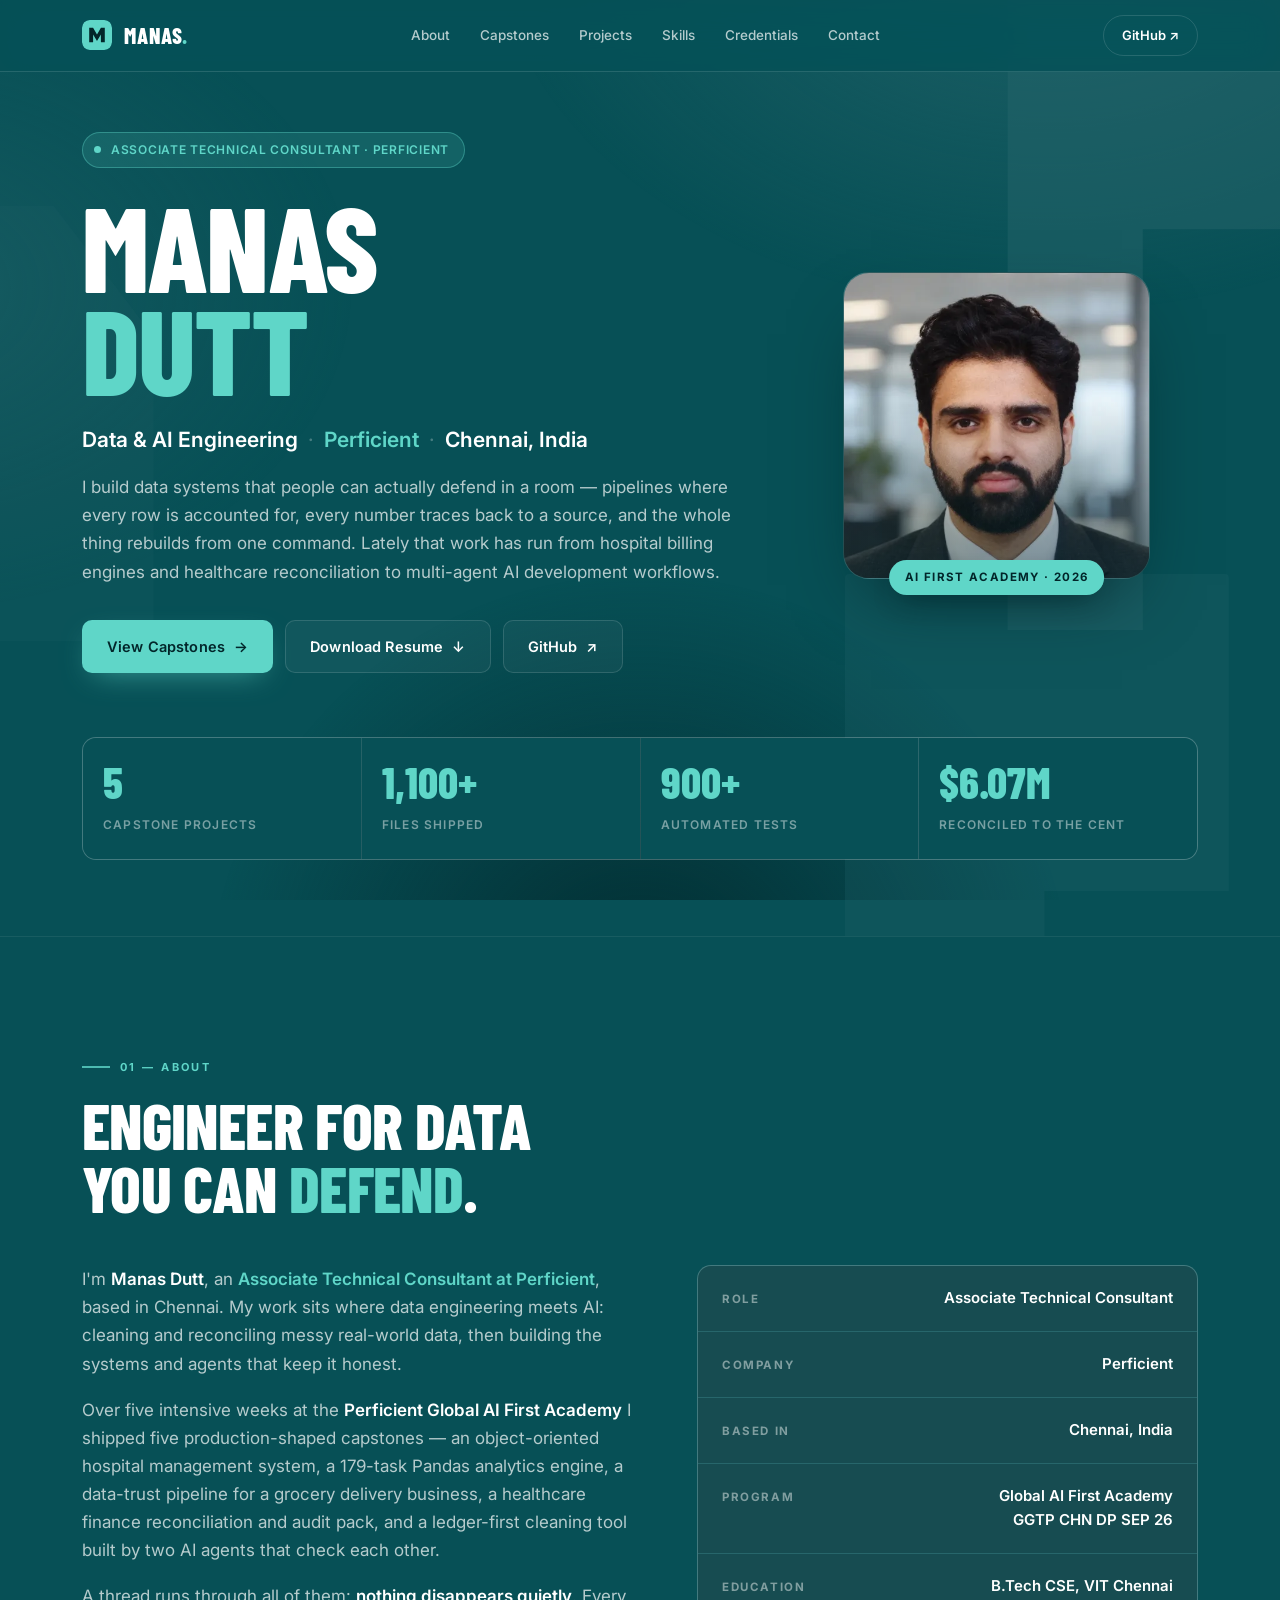
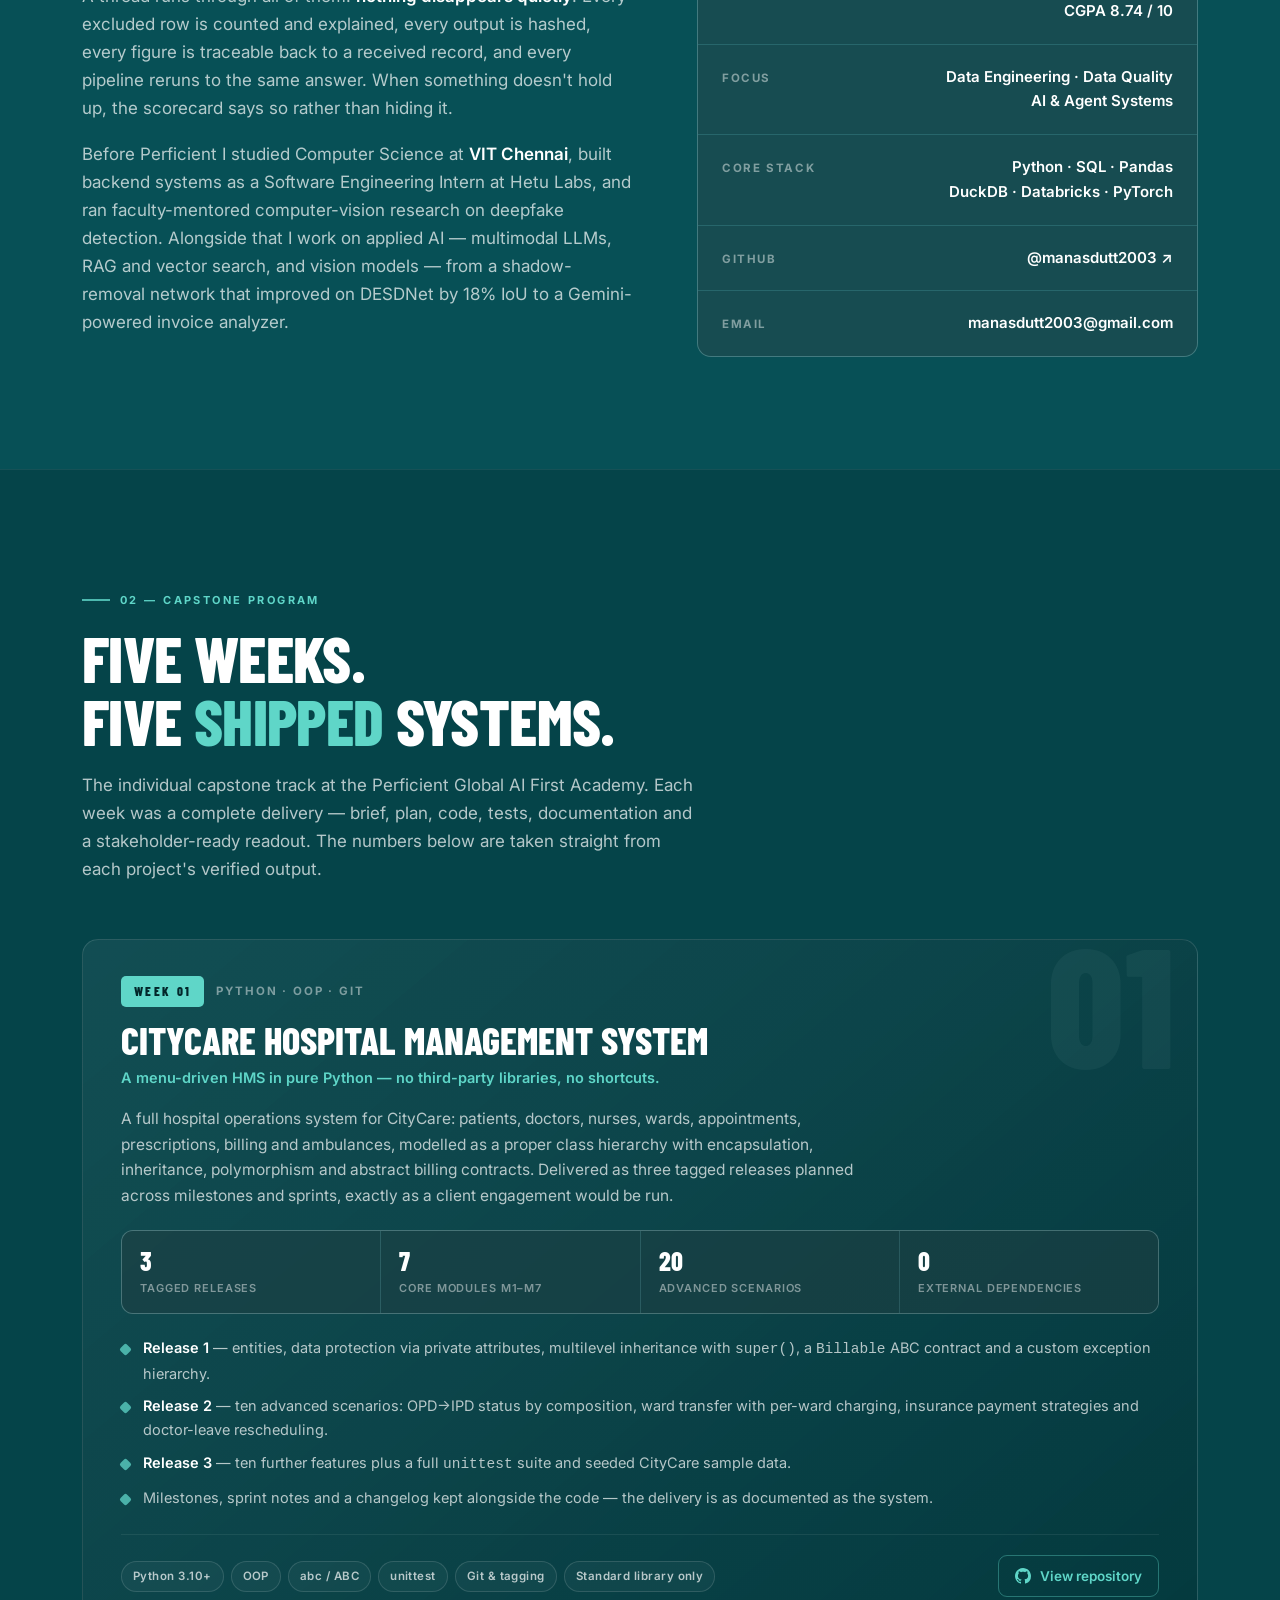
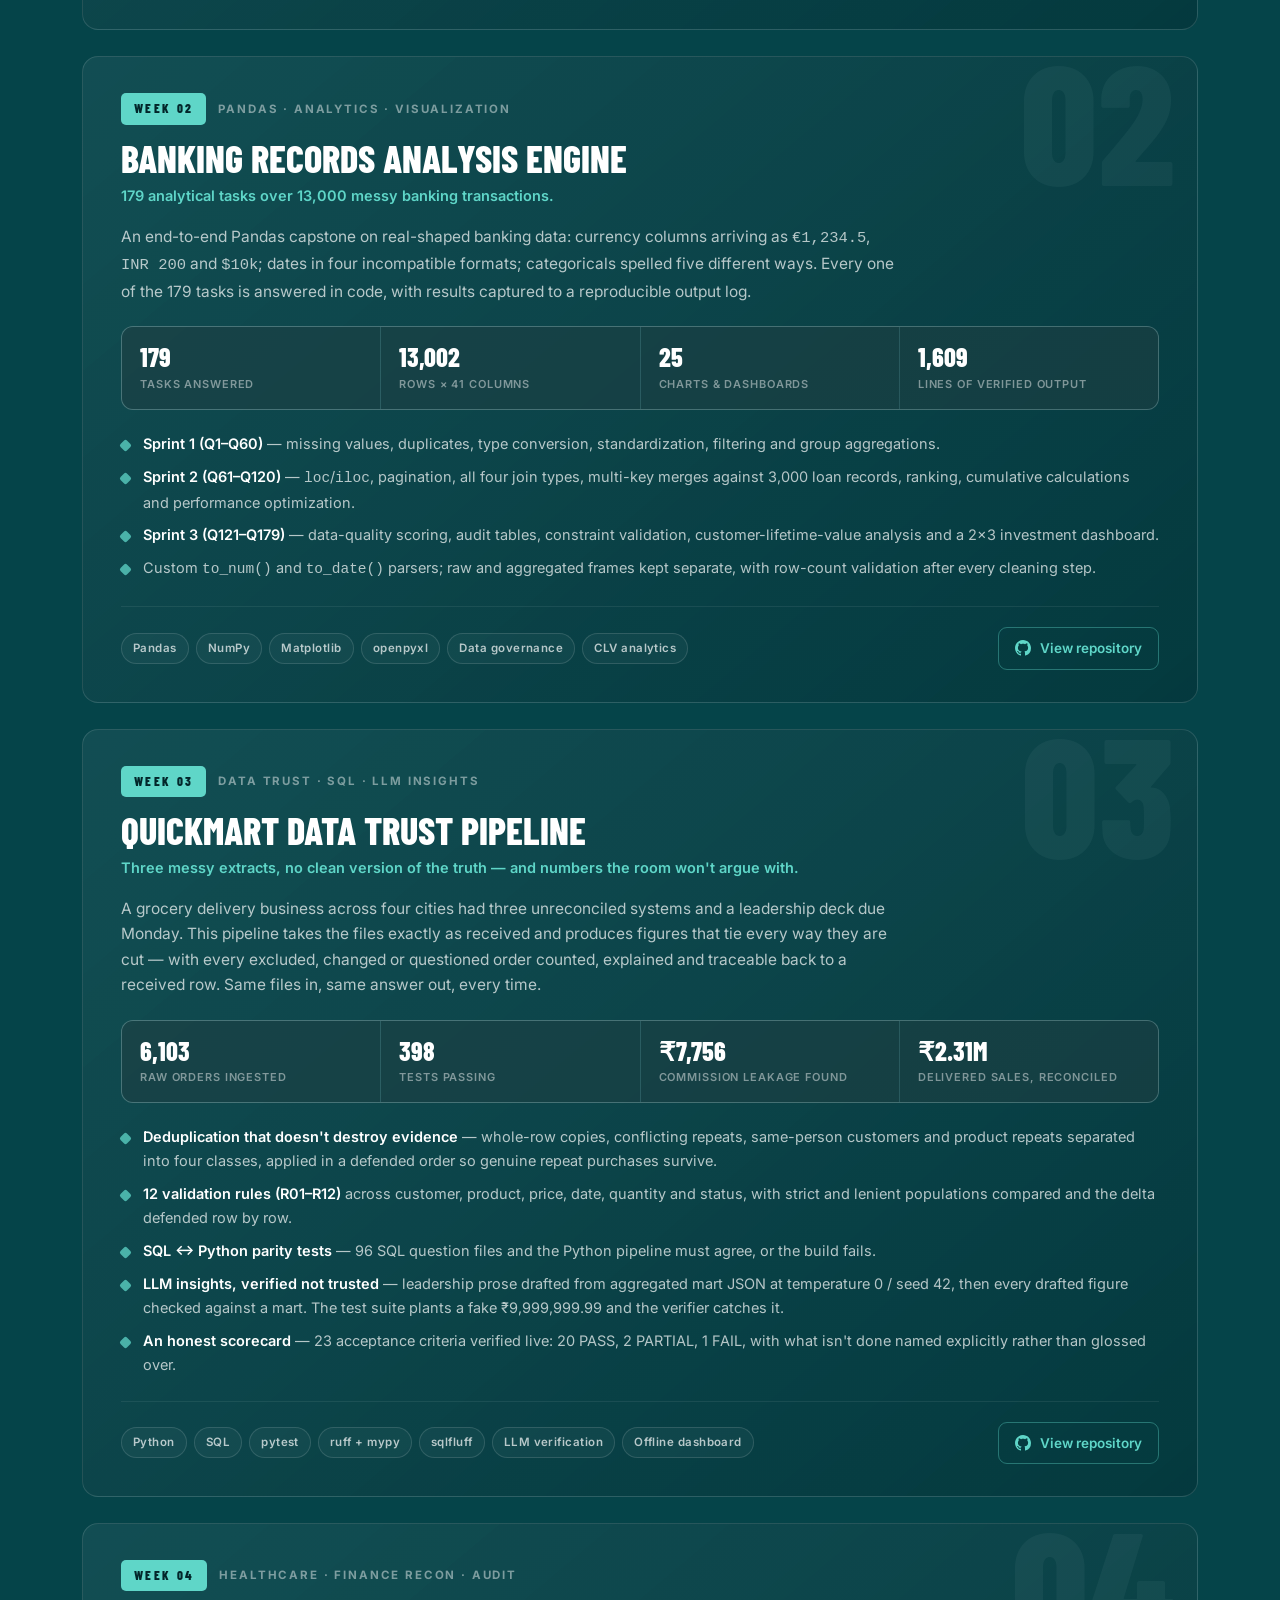
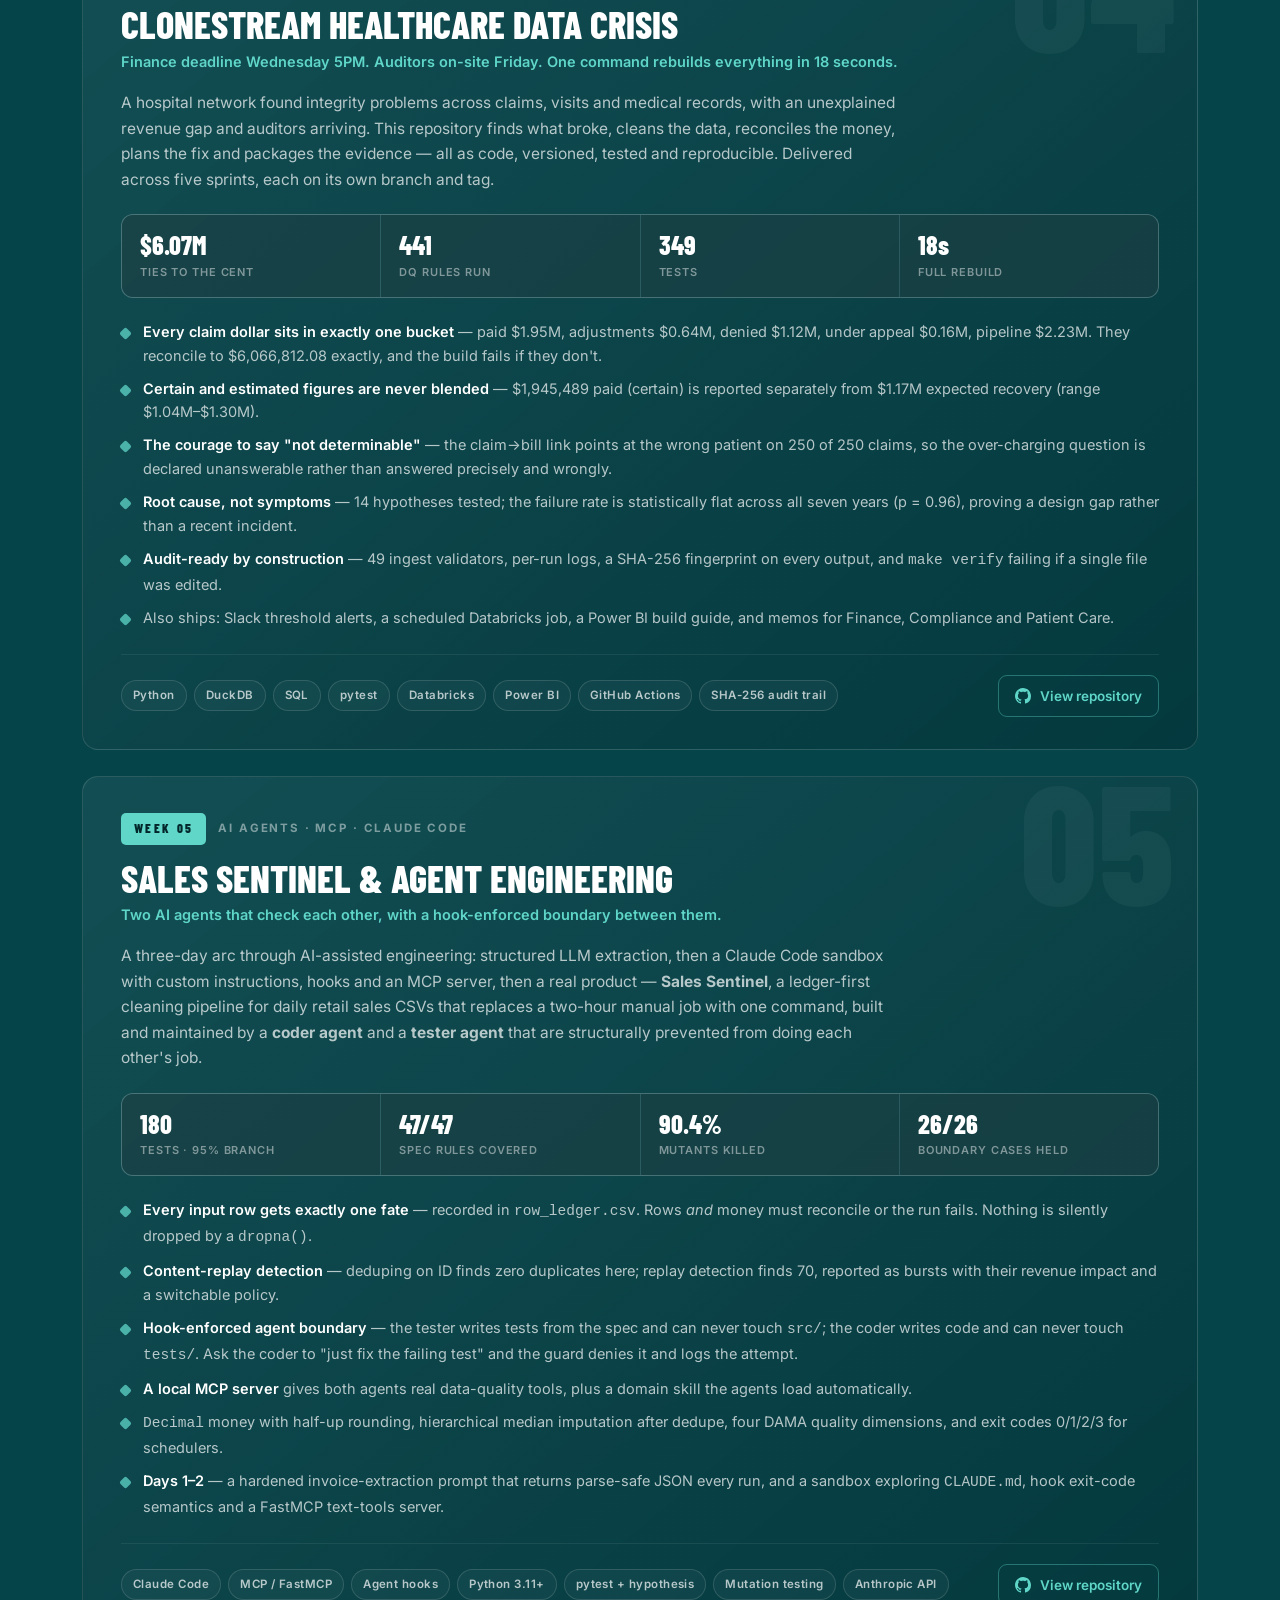
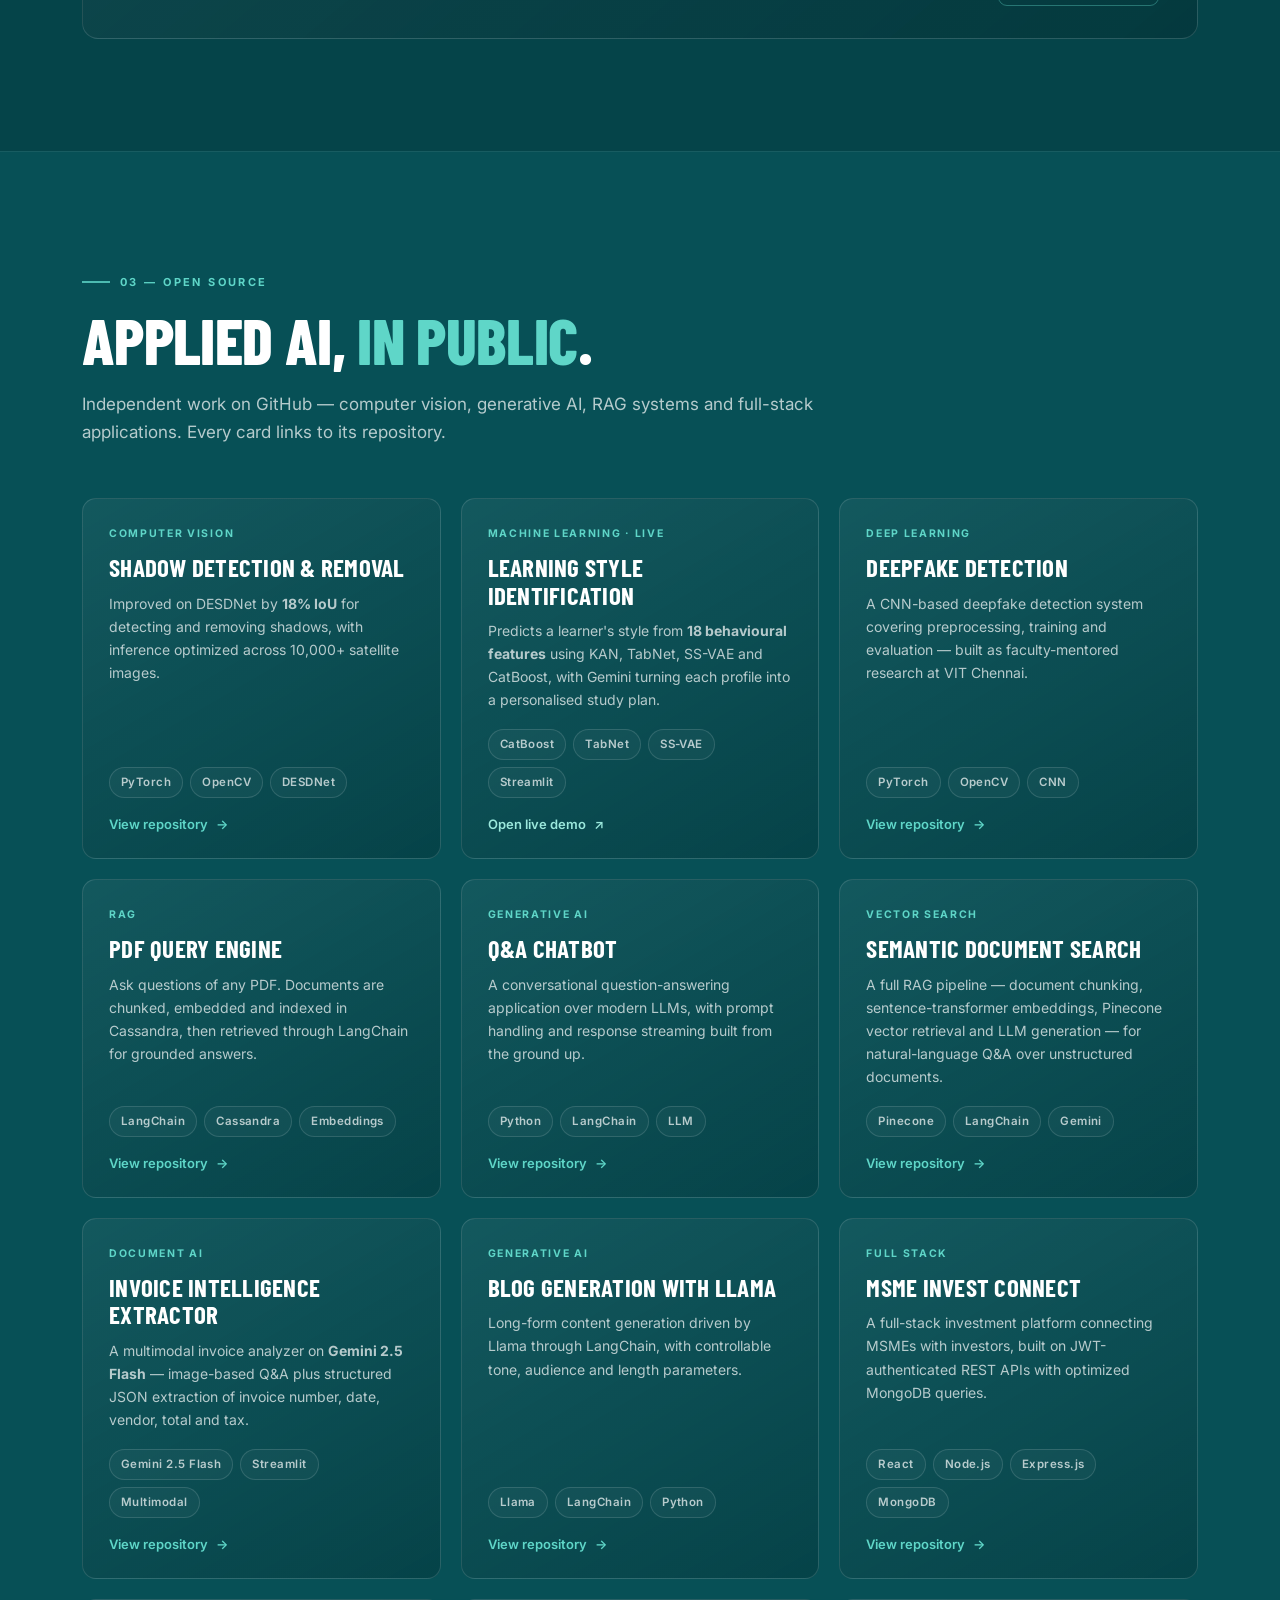
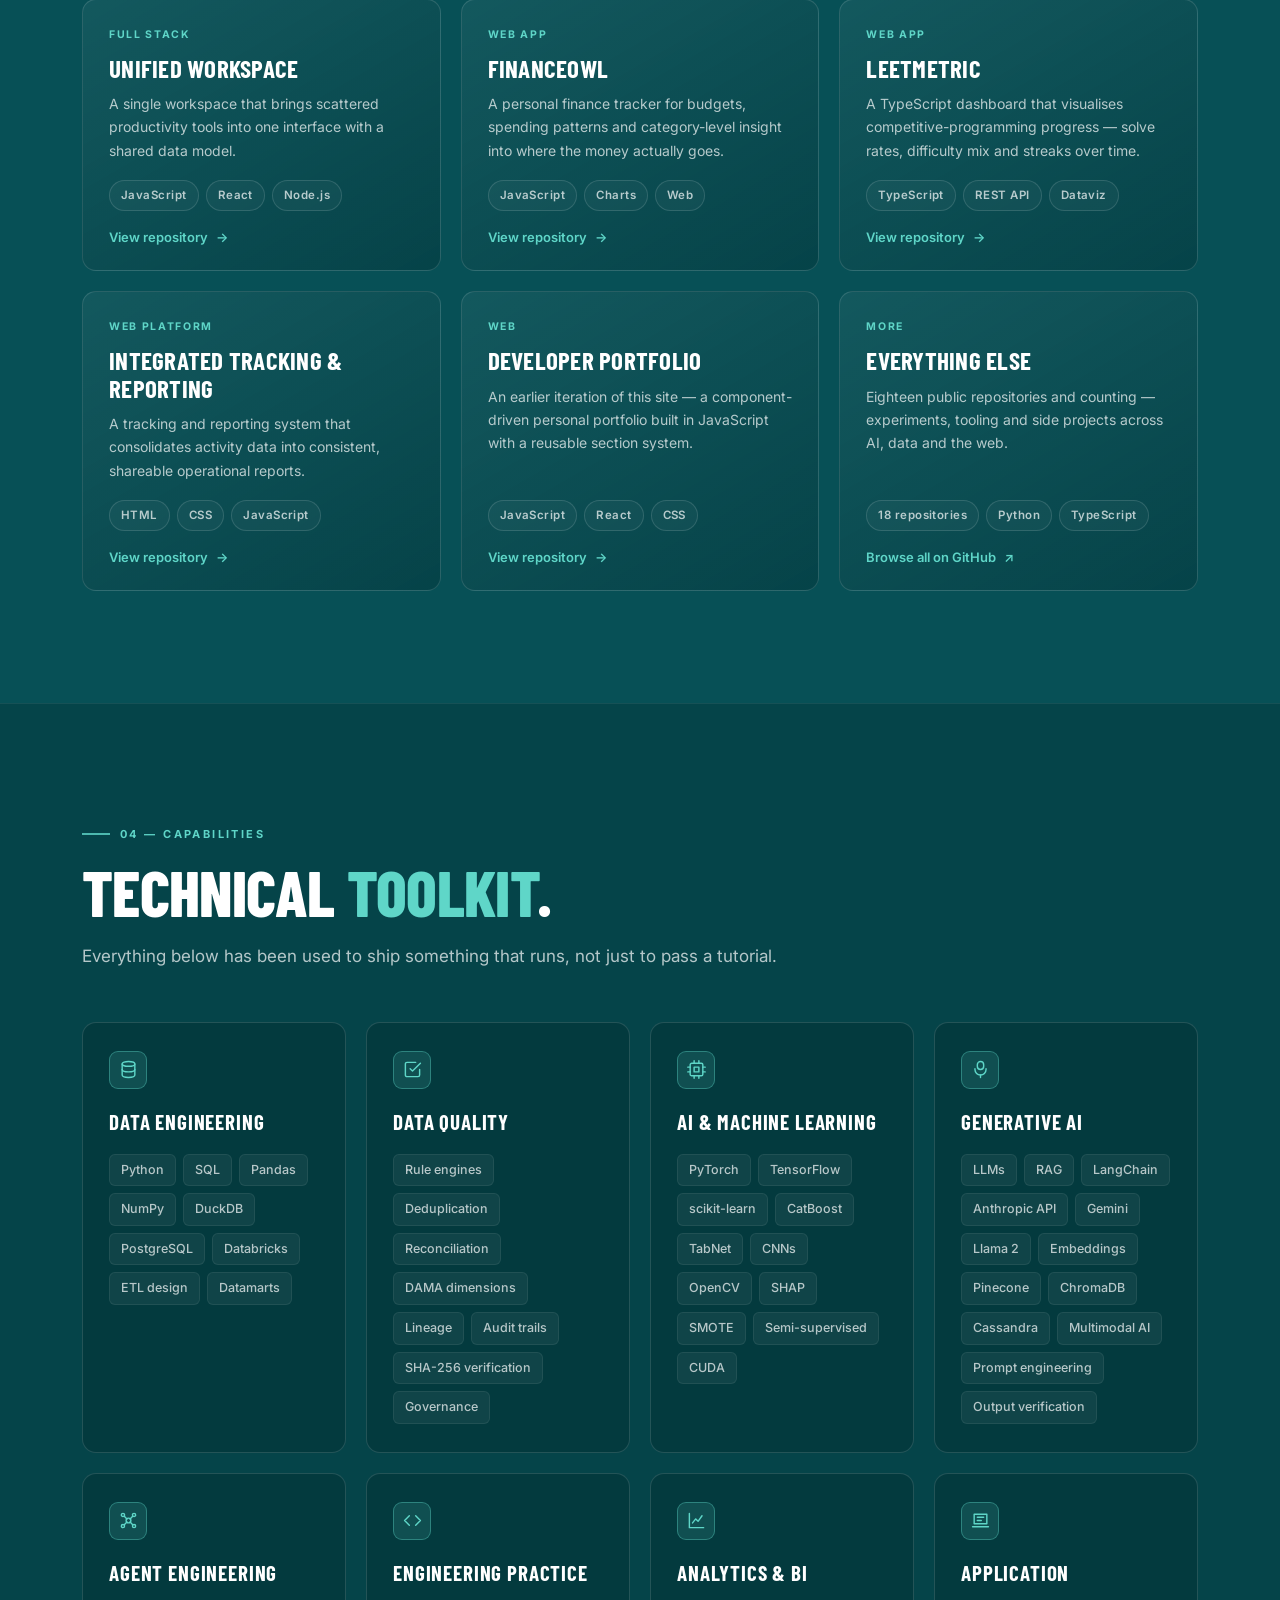
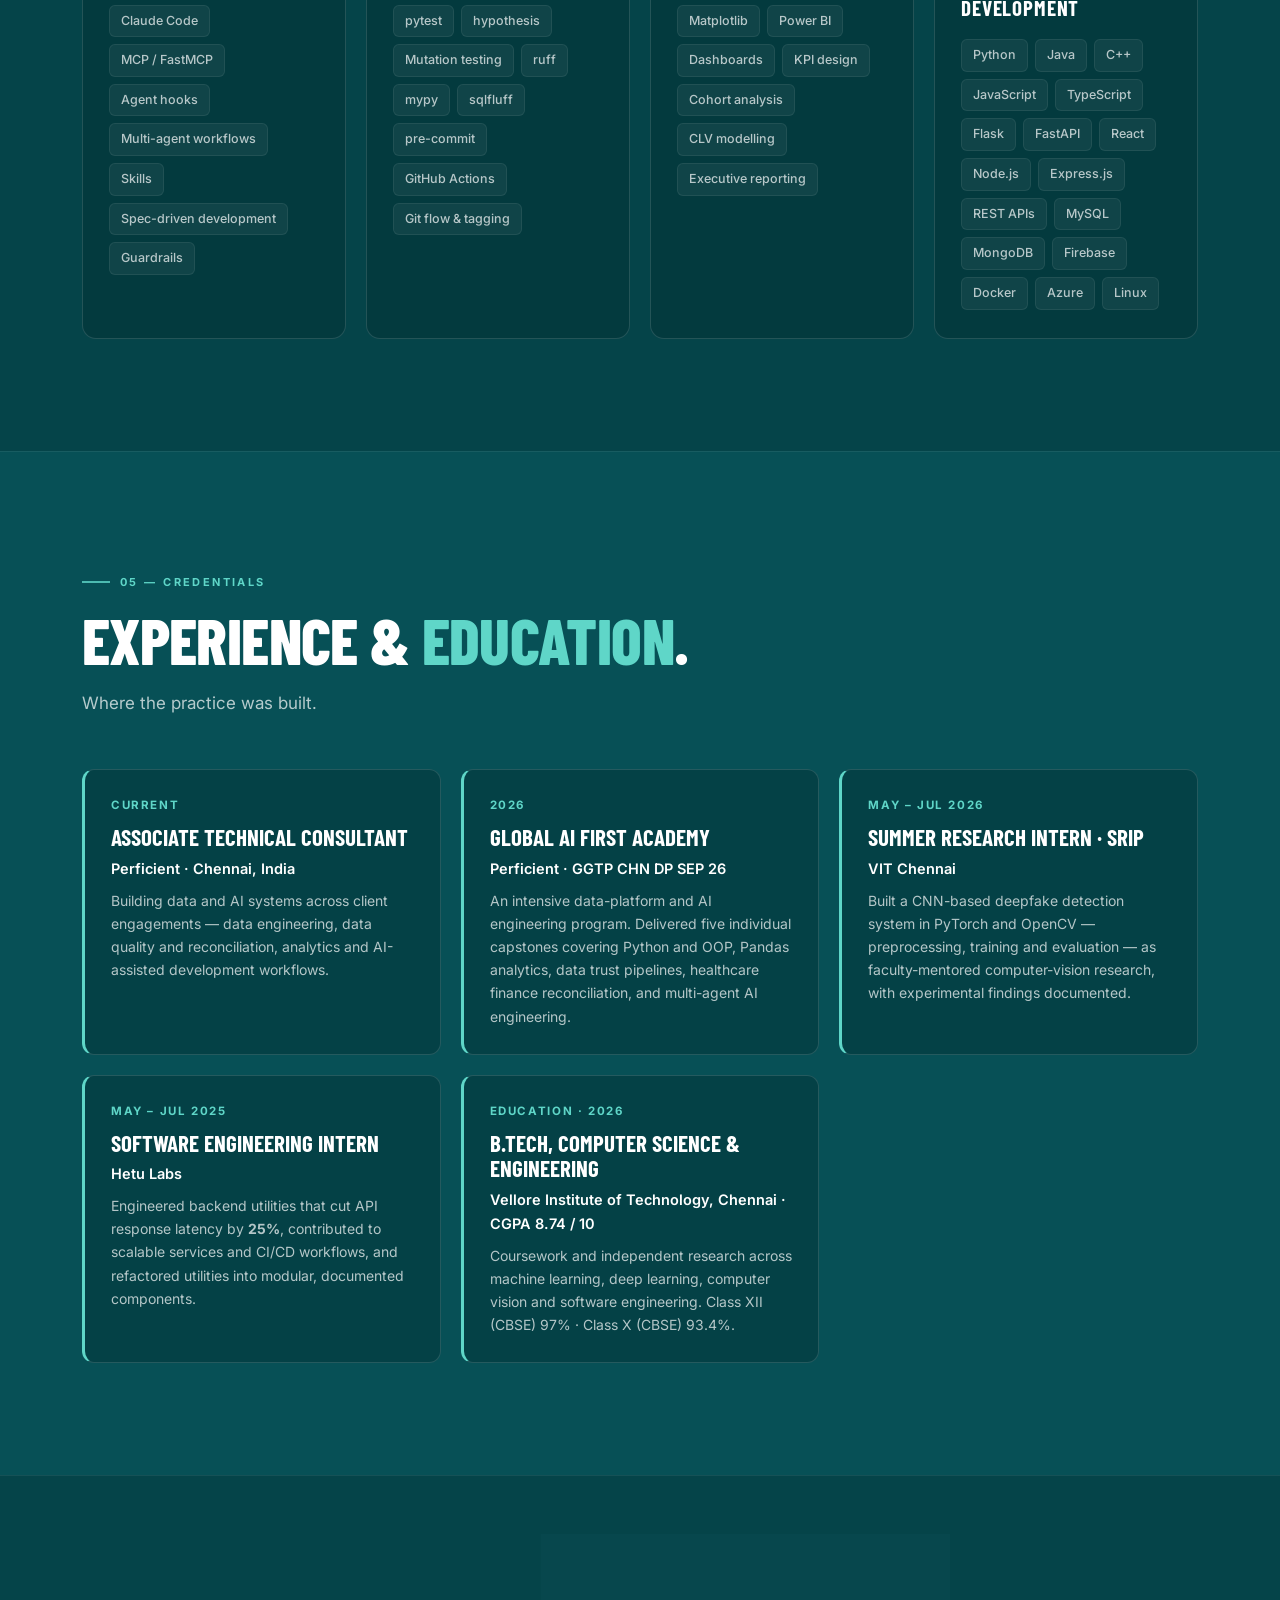
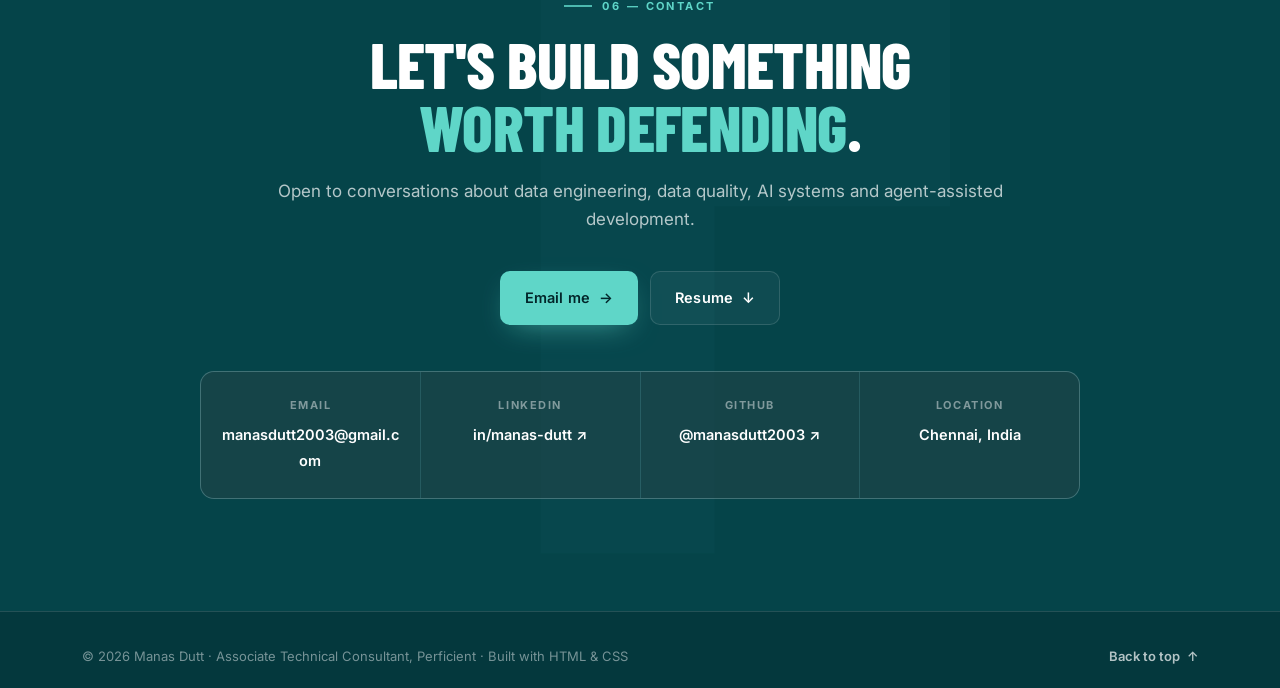
<file: index.html>
<!DOCTYPE html>
<html lang="en">
<head>
<meta charset="UTF-8">
<meta name="viewport" content="width=device-width, initial-scale=1">
<title>Manas Dutt — Associate Technical Consultant, Perficient</title>
<meta name="description" content="Manas Dutt — Associate Technical Consultant at Perficient. Data engineering, data quality, AI systems and agent engineering. Five capstone projects and open-source work.">
<meta name="author" content="Manas Dutt">
<meta name="theme-color" content="#075056">

<meta property="og:type" content="website">
<meta property="og:title" content="Manas Dutt — Associate Technical Consultant, Perficient">
<meta property="og:description" content="Data engineering, data quality and AI systems. Five capstone projects built at the Perficient Global AI First Academy, plus open-source AI/ML work.">

<link rel="preconnect" href="https://fonts.googleapis.com">
<link rel="preconnect" href="https://fonts.gstatic.com" crossorigin>
<link href="https://fonts.googleapis.com/css2?family=Barlow+Condensed:wght@600;700;800&family=Inter:wght@400;500;600;700&display=swap" rel="stylesheet">

<link rel="icon" href="data:image/svg+xml,<svg xmlns='http://www.w3.org/2000/svg' viewBox='0 0 100 100'><rect width='100' height='100' rx='18' fill='%23075056'/><text x='50' y='71' font-family='Arial Narrow,Arial' font-weight='bold' font-size='58' fill='%235FD6C8' text-anchor='middle'>M</text></svg>">

<link rel="stylesheet" href="style.css">
</head>

<body>

<!-- ====================== NAV ====================== -->
<nav class="nav">
  <div class="wrap">
    <a href="#top" class="brand">
      <svg class="mark" viewBox="0 0 100 100" aria-hidden="true">
        <rect width="100" height="100" rx="24" fill="#5FD6C8"/>
        <path d="M24 74V26h13l13 22 13-22h13v48H63V48L50 70 37 48v26z" fill="#02262A"/>
      </svg>
      <span class="word">Manas<em>.</em></span>
    </a>

    <div class="nav-links">
      <a href="#about">About</a>
      <a href="#capstones">Capstones</a>
      <a href="#projects">Projects</a>
      <a href="#skills">Skills</a>
      <a href="#credentials">Credentials</a>
      <a href="#contact">Contact</a>
    </div>

    <a class="nav-cta" href="https://github.com/manasdutt2003" target="_blank" rel="noopener">GitHub &#8599;</a>
  </div>
</nav>

<!-- ====================== HERO ====================== -->
<header class="hero" id="top">
  <div class="chev chev-a"></div>
  <div class="chev chev-b"></div>
  <div class="chev chev-c"></div>

  <div class="wrap">
    <div class="hero-grid">

      <div>
        <div class="status rise d1">
          <i class="dot"></i> Associate Technical Consultant &#183; Perficient
        </div>

        <h1 class="rise d2">
          Manas
          <span class="l2">Dutt</span>
        </h1>

        <p class="hero-role rise d3">
          Data &amp; AI Engineering
          <span class="sep">&#183;</span>
          <span class="org">Perficient</span>
          <span class="sep">&#183;</span>
          Chennai, India
        </p>

        <p class="hero-copy rise d4">
          I build data systems that people can actually defend in a room &mdash; pipelines where
          every row is accounted for, every number traces back to a source, and the whole thing
          rebuilds from one command. Lately that work has run from hospital billing engines and
          healthcare reconciliation to multi-agent AI development workflows.
        </p>

        <div class="btn-row rise d5">
          <a class="btn btn-primary" href="#capstones">View Capstones <span class="ar">&#8594;</span></a>
          <a class="btn btn-ghost" href="assets/Manas_Dutt_Resume.pdf" target="_blank" rel="noopener">Download Resume <span class="ar">&#8595;</span></a>
          <a class="btn btn-ghost" href="https://github.com/manasdutt2003" target="_blank" rel="noopener">GitHub <span class="ar">&#8599;</span></a>
        </div>
      </div>

      <div class="portrait rise d3">
        <div class="portrait-frame">
          <img src="assets/profile-photo.webp" alt="Manas Dutt" width="620" height="620">
        </div>
        <div class="portrait-tag">AI First Academy &#183; 2026</div>
      </div>

    </div>

    <div class="stat-strip rise d6">
      <div class="stat"><b>5</b><span>Capstone projects</span></div>
      <div class="stat"><b>1,100+</b><span>Files shipped</span></div>
      <div class="stat"><b>900+</b><span>Automated tests</span></div>
      <div class="stat"><b>$6.07M</b><span>Reconciled to the cent</span></div>
    </div>
  </div>
</header>

<!-- ====================== ABOUT ====================== -->
<section id="about">
  <div class="wrap">
    <span class="eyebrow">01 &#8212; About</span>
    <h2 class="section-title">Engineer for data<br>you can <em>defend</em>.</h2>

    <div class="about-grid" style="margin-top:46px">
      <div class="about-copy">
        <p>
          I'm <strong>Manas Dutt</strong>, an <span class="hl">Associate Technical Consultant at Perficient</span>,
          based in Chennai. My work sits where data engineering meets AI: cleaning and reconciling
          messy real-world data, then building the systems and agents that keep it honest.
        </p>
        <p>
          Over five intensive weeks at the <strong>Perficient Global AI First Academy</strong> I shipped five
          production-shaped capstones &mdash; an object-oriented hospital management system, a 179-task
          Pandas analytics engine, a data-trust pipeline for a grocery delivery business, a healthcare
          finance reconciliation and audit pack, and a ledger-first cleaning tool built by two
          AI agents that check each other.
        </p>
        <p>
          A thread runs through all of them: <strong>nothing disappears quietly</strong>. Every excluded row is
          counted and explained, every output is hashed, every figure is traceable back to a received
          record, and every pipeline reruns to the same answer. When something doesn't hold up, the
          scorecard says so rather than hiding it.
        </p>
        <p>
          Before Perficient I studied Computer Science at <strong>VIT Chennai</strong>, built backend
          systems as a Software Engineering Intern at Hetu Labs, and ran faculty-mentored computer-vision
          research on deepfake detection. Alongside that I work on applied AI &mdash; multimodal LLMs,
          RAG and vector search, and vision models &mdash; from a shadow-removal network that improved
          on DESDNet by 18% IoU to a Gemini-powered invoice analyzer.
        </p>
      </div>

      <dl class="facts">
        <div class="fact"><dt>Role</dt><dd>Associate Technical Consultant</dd></div>
        <div class="fact"><dt>Company</dt><dd>Perficient</dd></div>
        <div class="fact"><dt>Based in</dt><dd>Chennai, India</dd></div>
        <div class="fact"><dt>Program</dt><dd>Global AI First Academy<br>GGTP&nbsp;CHN&nbsp;DP&nbsp;SEP&nbsp;26</dd></div>
        <div class="fact"><dt>Education</dt><dd>B.Tech CSE, VIT Chennai<br>CGPA 8.74 / 10</dd></div>
        <div class="fact"><dt>Focus</dt><dd>Data Engineering &#183; Data Quality<br>AI &amp; Agent Systems</dd></div>
        <div class="fact"><dt>Core stack</dt><dd>Python &#183; SQL &#183; Pandas<br>DuckDB &#183; Databricks &#183; PyTorch</dd></div>
        <div class="fact"><dt>GitHub</dt><dd><a href="https://github.com/manasdutt2003" target="_blank" rel="noopener">@manasdutt2003 &#8599;</a></dd></div>
        <div class="fact"><dt>Email</dt><dd><a href="mailto:manasdutt2003@gmail.com">manasdutt2003@gmail.com</a></dd></div>
      </dl>
    </div>
  </div>
</section>

<!-- ====================== CAPSTONES ====================== -->
<section id="capstones">
  <div class="wrap">
    <span class="eyebrow">02 &#8212; Capstone Program</span>

    <div class="program-head">
      <div>
        <h2 class="section-title">Five weeks.<br>Five <em>shipped</em> systems.</h2>
        <p class="section-lede">
          The individual capstone track at the Perficient Global AI First Academy. Each week was a
          complete delivery &mdash; brief, plan, code, tests, documentation and a stakeholder-ready
          readout. The numbers below are taken straight from each project's verified output.
        </p>
      </div>
    </div>

    <div class="timeline">

      <!-- ---------- WEEK 1 ---------- -->
      <article class="cap">
        <div class="numeral">01</div>
        <div class="cap-top">
          <span class="wk">Week 01</span>
          <span class="domain">Python &#183; OOP &#183; Git</span>
        </div>
        <h3>CityCare Hospital Management System</h3>
        <p class="sub">A menu-driven HMS in pure Python &mdash; no third-party libraries, no shortcuts.</p>
        <p>
          A full hospital operations system for CityCare: patients, doctors, nurses, wards,
          appointments, prescriptions, billing and ambulances, modelled as a proper class hierarchy
          with encapsulation, inheritance, polymorphism and abstract billing contracts. Delivered as
          three tagged releases planned across milestones and sprints, exactly as a client engagement
          would be run.
        </p>

        <div class="metrics">
          <div class="metric"><b>3</b><span>Tagged releases</span></div>
          <div class="metric"><b>7</b><span>Core modules M1&#8211;M7</span></div>
          <div class="metric"><b>20</b><span>Advanced scenarios</span></div>
          <div class="metric"><b>0</b><span>External dependencies</span></div>
        </div>

        <ul class="highlights">
          <li><b>Release 1</b> &mdash; entities, data protection via private attributes, multilevel inheritance with <code>super()</code>, a <code>Billable</code> ABC contract and a custom exception hierarchy.</li>
          <li><b>Release 2</b> &mdash; ten advanced scenarios: OPD&#8594;IPD status by composition, ward transfer with per-ward charging, insurance payment strategies and doctor-leave rescheduling.</li>
          <li><b>Release 3</b> &mdash; ten further features plus a full <code>unittest</code> suite and seeded CityCare sample data.</li>
          <li>Milestones, sprint notes and a changelog kept alongside the code &mdash; the delivery is as documented as the system.</li>
        </ul>

        <div class="cap-foot">
          <div class="stack">
            <span class="chip">Python 3.10+</span>
            <span class="chip">OOP</span>
            <span class="chip">abc / ABC</span>
            <span class="chip">unittest</span>
            <span class="chip">Git &amp; tagging</span>
            <span class="chip">Standard library only</span>
          </div>
          <a class="repo-link" href="https://github.com/manasdutt2003/capstone-hospital-management-system" target="_blank" rel="noopener">
            <svg viewBox="0 0 16 16" fill="currentColor" aria-hidden="true"><path d="M8 0C3.58 0 0 3.58 0 8c0 3.54 2.29 6.53 5.47 7.59.4.07.55-.17.55-.38 0-.19-.01-.82-.01-1.49-2.01.37-2.53-.49-2.69-.94-.09-.23-.48-.94-.82-1.13-.28-.15-.68-.52-.01-.53.63-.01 1.08.58 1.23.82.72 1.21 1.87.87 2.33.66.07-.52.28-.87.51-1.07-1.78-.2-3.64-.89-3.64-3.95 0-.87.31-1.59.82-2.15-.08-.2-.36-1.02.08-2.12 0 0 .67-.21 2.2.82.64-.18 1.32-.27 2-.27s1.36.09 2 .27c1.53-1.04 2.2-.82 2.2-.82.44 1.1.16 1.92.08 2.12.51.56.82 1.27.82 2.15 0 3.07-1.87 3.75-3.65 3.95.29.25.54.73.54 1.48 0 1.07-.01 1.93-.01 2.2 0 .21.15.46.55.38A8.01 8.01 0 0 0 16 8c0-4.42-3.58-8-8-8z"/></svg>
            View repository
          </a>
        </div>
      </article>

      <!-- ---------- WEEK 2 ---------- -->
      <article class="cap">
        <div class="numeral">02</div>
        <div class="cap-top">
          <span class="wk">Week 02</span>
          <span class="domain">Pandas &#183; Analytics &#183; Visualization</span>
        </div>
        <h3>Banking Records Analysis Engine</h3>
        <p class="sub">179 analytical tasks over 13,000 messy banking transactions.</p>
        <p>
          An end-to-end Pandas capstone on real-shaped banking data: currency columns arriving as
          <code>&#8364;1,234.5</code>, <code>INR 200</code> and <code>$10k</code>; dates in four
          incompatible formats; categoricals spelled five different ways. Every one of the 179 tasks
          is answered in code, with results captured to a reproducible output log.
        </p>

        <div class="metrics">
          <div class="metric"><b>179</b><span>Tasks answered</span></div>
          <div class="metric"><b>13,002</b><span>Rows &#215; 41 columns</span></div>
          <div class="metric"><b>25</b><span>Charts &amp; dashboards</span></div>
          <div class="metric"><b>1,609</b><span>Lines of verified output</span></div>
        </div>

        <ul class="highlights">
          <li><b>Sprint 1 (Q1&#8211;Q60)</b> &mdash; missing values, duplicates, type conversion, standardization, filtering and group aggregations.</li>
          <li><b>Sprint 2 (Q61&#8211;Q120)</b> &mdash; <code>loc</code>/<code>iloc</code>, pagination, all four join types, multi-key merges against 3,000 loan records, ranking, cumulative calculations and performance optimization.</li>
          <li><b>Sprint 3 (Q121&#8211;Q179)</b> &mdash; data-quality scoring, audit tables, constraint validation, customer-lifetime-value analysis and a 2&#215;3 investment dashboard.</li>
          <li>Custom <code>to_num()</code> and <code>to_date()</code> parsers; raw and aggregated frames kept separate, with row-count validation after every cleaning step.</li>
        </ul>

        <div class="cap-foot">
          <div class="stack">
            <span class="chip">Pandas</span>
            <span class="chip">NumPy</span>
            <span class="chip">Matplotlib</span>
            <span class="chip">openpyxl</span>
            <span class="chip">Data governance</span>
            <span class="chip">CLV analytics</span>
          </div>
          <a class="repo-link" href="https://github.com/manasdutt2003/capstone-banking-records-analysis" target="_blank" rel="noopener">
            <svg viewBox="0 0 16 16" fill="currentColor" aria-hidden="true"><path d="M8 0C3.58 0 0 3.58 0 8c0 3.54 2.29 6.53 5.47 7.59.4.07.55-.17.55-.38 0-.19-.01-.82-.01-1.49-2.01.37-2.53-.49-2.69-.94-.09-.23-.48-.94-.82-1.13-.28-.15-.68-.52-.01-.53.63-.01 1.08.58 1.23.82.72 1.21 1.87.87 2.33.66.07-.52.28-.87.51-1.07-1.78-.2-3.64-.89-3.64-3.95 0-.87.31-1.59.82-2.15-.08-.2-.36-1.02.08-2.12 0 0 .67-.21 2.2.82.64-.18 1.32-.27 2-.27s1.36.09 2 .27c1.53-1.04 2.2-.82 2.2-.82.44 1.1.16 1.92.08 2.12.51.56.82 1.27.82 2.15 0 3.07-1.87 3.75-3.65 3.95.29.25.54.73.54 1.48 0 1.07-.01 1.93-.01 2.2 0 .21.15.46.55.38A8.01 8.01 0 0 0 16 8c0-4.42-3.58-8-8-8z"/></svg>
            View repository
          </a>
        </div>
      </article>

      <!-- ---------- WEEK 3 ---------- -->
      <article class="cap">
        <div class="numeral">03</div>
        <div class="cap-top">
          <span class="wk">Week 03</span>
          <span class="domain">Data Trust &#183; SQL &#183; LLM Insights</span>
        </div>
        <h3>QuickMart Data Trust Pipeline</h3>
        <p class="sub">Three messy extracts, no clean version of the truth &mdash; and numbers the room won't argue with.</p>
        <p>
          A grocery delivery business across four cities had three unreconciled systems and a
          leadership deck due Monday. This pipeline takes the files exactly as received and produces
          figures that tie every way they are cut &mdash; with every excluded, changed or questioned
          order counted, explained and traceable back to a received row. Same files in, same answer
          out, every time.
        </p>

        <div class="metrics">
          <div class="metric"><b>6,103</b><span>Raw orders ingested</span></div>
          <div class="metric"><b>398</b><span>Tests passing</span></div>
          <div class="metric"><b>&#8377;7,756</b><span>Commission leakage found</span></div>
          <div class="metric"><b>&#8377;2.31M</b><span>Delivered sales, reconciled</span></div>
        </div>

        <ul class="highlights">
          <li><b>Deduplication that doesn't destroy evidence</b> &mdash; whole-row copies, conflicting repeats, same-person customers and product repeats separated into four classes, applied in a defended order so genuine repeat purchases survive.</li>
          <li><b>12 validation rules (R01&#8211;R12)</b> across customer, product, price, date, quantity and status, with strict and lenient populations compared and the delta defended row by row.</li>
          <li><b>SQL &#8596; Python parity tests</b> &mdash; 96 SQL question files and the Python pipeline must agree, or the build fails.</li>
          <li><b>LLM insights, verified not trusted</b> &mdash; leadership prose drafted from aggregated mart JSON at temperature 0 / seed 42, then every drafted figure checked against a mart. The test suite plants a fake &#8377;9,999,999.99 and the verifier catches it.</li>
          <li><b>An honest scorecard</b> &mdash; 23 acceptance criteria verified live: 20 PASS, 2 PARTIAL, 1 FAIL, with what isn't done named explicitly rather than glossed over.</li>
        </ul>

        <div class="cap-foot">
          <div class="stack">
            <span class="chip">Python</span>
            <span class="chip">SQL</span>
            <span class="chip">pytest</span>
            <span class="chip">ruff + mypy</span>
            <span class="chip">sqlfluff</span>
            <span class="chip">LLM verification</span>
            <span class="chip">Offline dashboard</span>
          </div>
          <a class="repo-link" href="https://github.com/manasdutt2003/capstone-quickmart-data-trust" target="_blank" rel="noopener">
            <svg viewBox="0 0 16 16" fill="currentColor" aria-hidden="true"><path d="M8 0C3.58 0 0 3.58 0 8c0 3.54 2.29 6.53 5.47 7.59.4.07.55-.17.55-.38 0-.19-.01-.82-.01-1.49-2.01.37-2.53-.49-2.69-.94-.09-.23-.48-.94-.82-1.13-.28-.15-.68-.52-.01-.53.63-.01 1.08.58 1.23.82.72 1.21 1.87.87 2.33.66.07-.52.28-.87.51-1.07-1.78-.2-3.64-.89-3.64-3.95 0-.87.31-1.59.82-2.15-.08-.2-.36-1.02.08-2.12 0 0 .67-.21 2.2.82.64-.18 1.32-.27 2-.27s1.36.09 2 .27c1.53-1.04 2.2-.82 2.2-.82.44 1.1.16 1.92.08 2.12.51.56.82 1.27.82 2.15 0 3.07-1.87 3.75-3.65 3.95.29.25.54.73.54 1.48 0 1.07-.01 1.93-.01 2.2 0 .21.15.46.55.38A8.01 8.01 0 0 0 16 8c0-4.42-3.58-8-8-8z"/></svg>
            View repository
          </a>
        </div>
      </article>

      <!-- ---------- WEEK 4 ---------- -->
      <article class="cap">
        <div class="numeral">04</div>
        <div class="cap-top">
          <span class="wk">Week 04</span>
          <span class="domain">Healthcare &#183; Finance Recon &#183; Audit</span>
        </div>
        <h3>CloneStream Healthcare Data Crisis</h3>
        <p class="sub">Finance deadline Wednesday 5PM. Auditors on-site Friday. One command rebuilds everything in 18 seconds.</p>
        <p>
          A hospital network found integrity problems across claims, visits and medical records, with
          an unexplained revenue gap and auditors arriving. This repository finds what broke, cleans
          the data, reconciles the money, plans the fix and packages the evidence &mdash; all as code,
          versioned, tested and reproducible. Delivered across five sprints, each on its own branch
          and tag.
        </p>

        <div class="metrics">
          <div class="metric"><b>$6.07M</b><span>Ties to the cent</span></div>
          <div class="metric"><b>441</b><span>DQ rules run</span></div>
          <div class="metric"><b>349</b><span>Tests</span></div>
          <div class="metric"><b>18s</b><span>Full rebuild</span></div>
        </div>

        <ul class="highlights">
          <li><b>Every claim dollar sits in exactly one bucket</b> &mdash; paid $1.95M, adjustments $0.64M, denied $1.12M, under appeal $0.16M, pipeline $2.23M. They reconcile to $6,066,812.08 exactly, and the build fails if they don't.</li>
          <li><b>Certain and estimated figures are never blended</b> &mdash; $1,945,489 paid (certain) is reported separately from $1.17M expected recovery (range $1.04M&#8211;$1.30M).</li>
          <li><b>The courage to say "not determinable"</b> &mdash; the claim&#8594;bill link points at the wrong patient on 250 of 250 claims, so the over-charging question is declared unanswerable rather than answered precisely and wrongly.</li>
          <li><b>Root cause, not symptoms</b> &mdash; 14 hypotheses tested; the failure rate is statistically flat across all seven years (p = 0.96), proving a design gap rather than a recent incident.</li>
          <li><b>Audit-ready by construction</b> &mdash; 49 ingest validators, per-run logs, a SHA-256 fingerprint on every output, and <code>make verify</code> failing if a single file was edited.</li>
          <li>Also ships: Slack threshold alerts, a scheduled Databricks job, a Power BI build guide, and memos for Finance, Compliance and Patient Care.</li>
        </ul>

        <div class="cap-foot">
          <div class="stack">
            <span class="chip">Python</span>
            <span class="chip">DuckDB</span>
            <span class="chip">SQL</span>
            <span class="chip">pytest</span>
            <span class="chip">Databricks</span>
            <span class="chip">Power BI</span>
            <span class="chip">GitHub Actions</span>
            <span class="chip">SHA-256 audit trail</span>
          </div>
          <a class="repo-link" href="https://github.com/manasdutt2003/capstone-clonestream-healthcare" target="_blank" rel="noopener">
            <svg viewBox="0 0 16 16" fill="currentColor" aria-hidden="true"><path d="M8 0C3.58 0 0 3.58 0 8c0 3.54 2.29 6.53 5.47 7.59.4.07.55-.17.55-.38 0-.19-.01-.82-.01-1.49-2.01.37-2.53-.49-2.69-.94-.09-.23-.48-.94-.82-1.13-.28-.15-.68-.52-.01-.53.63-.01 1.08.58 1.23.82.72 1.21 1.87.87 2.33.66.07-.52.28-.87.51-1.07-1.78-.2-3.64-.89-3.64-3.95 0-.87.31-1.59.82-2.15-.08-.2-.36-1.02.08-2.12 0 0 .67-.21 2.2.82.64-.18 1.32-.27 2-.27s1.36.09 2 .27c1.53-1.04 2.2-.82 2.2-.82.44 1.1.16 1.92.08 2.12.51.56.82 1.27.82 2.15 0 3.07-1.87 3.75-3.65 3.95.29.25.54.73.54 1.48 0 1.07-.01 1.93-.01 2.2 0 .21.15.46.55.38A8.01 8.01 0 0 0 16 8c0-4.42-3.58-8-8-8z"/></svg>
            View repository
          </a>
        </div>
      </article>

      <!-- ---------- WEEK 5 ---------- -->
      <article class="cap">
        <div class="numeral">05</div>
        <div class="cap-top">
          <span class="wk">Week 05</span>
          <span class="domain">AI Agents &#183; MCP &#183; Claude Code</span>
        </div>
        <h3>Sales Sentinel &amp; Agent Engineering</h3>
        <p class="sub">Two AI agents that check each other, with a hook-enforced boundary between them.</p>
        <p>
          A three-day arc through AI-assisted engineering: structured LLM extraction, then a
          Claude Code sandbox with custom instructions, hooks and an MCP server, then a real product &mdash;
          <strong>Sales Sentinel</strong>, a ledger-first cleaning pipeline for daily retail sales CSVs
          that replaces a two-hour manual job with one command, built and maintained by a
          <strong>coder agent</strong> and a <strong>tester agent</strong> that are structurally
          prevented from doing each other's job.
        </p>

        <div class="metrics">
          <div class="metric"><b>180</b><span>Tests &#183; 95% branch</span></div>
          <div class="metric"><b>47/47</b><span>Spec rules covered</span></div>
          <div class="metric"><b>90.4%</b><span>Mutants killed</span></div>
          <div class="metric"><b>26/26</b><span>Boundary cases held</span></div>
        </div>

        <ul class="highlights">
          <li><b>Every input row gets exactly one fate</b> &mdash; recorded in <code>row_ledger.csv</code>. Rows <em>and</em> money must reconcile or the run fails. Nothing is silently dropped by a <code>dropna()</code>.</li>
          <li><b>Content-replay detection</b> &mdash; deduping on ID finds zero duplicates here; replay detection finds 70, reported as bursts with their revenue impact and a switchable policy.</li>
          <li><b>Hook-enforced agent boundary</b> &mdash; the tester writes tests from the spec and can never touch <code>src/</code>; the coder writes code and can never touch <code>tests/</code>. Ask the coder to "just fix the failing test" and the guard denies it and logs the attempt.</li>
          <li><b>A local MCP server</b> gives both agents real data-quality tools, plus a domain skill the agents load automatically.</li>
          <li><code>Decimal</code> money with half-up rounding, hierarchical median imputation after dedupe, four DAMA quality dimensions, and exit codes 0/1/2/3 for schedulers.</li>
          <li><b>Days 1&#8211;2</b> &mdash; a hardened invoice-extraction prompt that returns parse-safe JSON every run, and a sandbox exploring <code>CLAUDE.md</code>, hook exit-code semantics and a FastMCP text-tools server.</li>
        </ul>

        <div class="cap-foot">
          <div class="stack">
            <span class="chip">Claude Code</span>
            <span class="chip">MCP / FastMCP</span>
            <span class="chip">Agent hooks</span>
            <span class="chip">Python 3.11+</span>
            <span class="chip">pytest + hypothesis</span>
            <span class="chip">Mutation testing</span>
            <span class="chip">Anthropic API</span>
          </div>
          <a class="repo-link" href="https://github.com/manasdutt2003/capstone-sales-sentinel" target="_blank" rel="noopener">
            <svg viewBox="0 0 16 16" fill="currentColor" aria-hidden="true"><path d="M8 0C3.58 0 0 3.58 0 8c0 3.54 2.29 6.53 5.47 7.59.4.07.55-.17.55-.38 0-.19-.01-.82-.01-1.49-2.01.37-2.53-.49-2.69-.94-.09-.23-.48-.94-.82-1.13-.28-.15-.68-.52-.01-.53.63-.01 1.08.58 1.23.82.72 1.21 1.87.87 2.33.66.07-.52.28-.87.51-1.07-1.78-.2-3.64-.89-3.64-3.95 0-.87.31-1.59.82-2.15-.08-.2-.36-1.02.08-2.12 0 0 .67-.21 2.2.82.64-.18 1.32-.27 2-.27s1.36.09 2 .27c1.53-1.04 2.2-.82 2.2-.82.44 1.1.16 1.92.08 2.12.51.56.82 1.27.82 2.15 0 3.07-1.87 3.75-3.65 3.95.29.25.54.73.54 1.48 0 1.07-.01 1.93-.01 2.2 0 .21.15.46.55.38A8.01 8.01 0 0 0 16 8c0-4.42-3.58-8-8-8z"/></svg>
            View repository
          </a>
        </div>
      </article>

    </div>
  </div>
</section>

<!-- ====================== PROJECTS ====================== -->
<section id="projects">
  <div class="wrap">
    <span class="eyebrow">03 &#8212; Open Source</span>
    <h2 class="section-title">Applied AI, <em>in public</em>.</h2>
    <p class="section-lede">
      Independent work on GitHub &mdash; computer vision, generative AI, RAG systems and full-stack
      applications. Every card links to its repository.
    </p>

    <div class="proj-grid">

      <article class="proj">
        <span class="tag">Computer Vision</span>
        <h3>Shadow Detection &amp; Removal</h3>
        <p>Improved on DESDNet by <b>18% IoU</b> for detecting and removing shadows, with inference optimized across 10,000+ satellite images.</p>
        <div class="stack"><span class="chip">PyTorch</span><span class="chip">OpenCV</span><span class="chip">DESDNet</span></div>
        <a class="go" href="https://github.com/manasdutt2003/Shadow_detection_and_removal" target="_blank" rel="noopener">View repository <span class="ar">&#8594;</span></a>
      </article>

      <article class="proj">
        <span class="tag">Machine Learning &#183; Live</span>
        <h3>Learning Style Identification</h3>
        <p>Predicts a learner's style from <b>18 behavioural features</b> using KAN, TabNet, SS-VAE and CatBoost, with Gemini turning each profile into a personalised study plan.</p>
        <div class="stack"><span class="chip">CatBoost</span><span class="chip">TabNet</span><span class="chip">SS-VAE</span><span class="chip">Streamlit</span></div>
        <a class="go live" href="https://learning-style-identification-using-semi-supervised-learning-6.streamlit.app/" target="_blank" rel="noopener">Open live demo <span class="ar">&#8599;</span></a>
      </article>

      <article class="proj">
        <span class="tag">Deep Learning</span>
        <h3>Deepfake Detection</h3>
        <p>A CNN-based deepfake detection system covering preprocessing, training and evaluation &mdash; built as faculty-mentored research at VIT Chennai.</p>
        <div class="stack"><span class="chip">PyTorch</span><span class="chip">OpenCV</span><span class="chip">CNN</span></div>
        <a class="go" href="https://github.com/manasdutt2003/Deepfake-Detection-Model" target="_blank" rel="noopener">View repository <span class="ar">&#8594;</span></a>
      </article>

      <article class="proj">
        <span class="tag">RAG</span>
        <h3>PDF Query Engine</h3>
        <p>Ask questions of any PDF. Documents are chunked, embedded and indexed in Cassandra, then retrieved through LangChain for grounded answers.</p>
        <div class="stack"><span class="chip">LangChain</span><span class="chip">Cassandra</span><span class="chip">Embeddings</span></div>
        <a class="go" href="https://github.com/manasdutt2003/PDF_Query_using_LangChain_and_Cassandra" target="_blank" rel="noopener">View repository <span class="ar">&#8594;</span></a>
      </article>

      <article class="proj">
        <span class="tag">Generative AI</span>
        <h3>Q&amp;A Chatbot</h3>
        <p>A conversational question-answering application over modern LLMs, with prompt handling and response streaming built from the ground up.</p>
        <div class="stack"><span class="chip">Python</span><span class="chip">LangChain</span><span class="chip">LLM</span></div>
        <a class="go" href="https://github.com/manasdutt2003/Q-A_ChatBot" target="_blank" rel="noopener">View repository <span class="ar">&#8594;</span></a>
      </article>

      <article class="proj">
        <span class="tag">Vector Search</span>
        <h3>Semantic Document Search</h3>
        <p>A full RAG pipeline &mdash; document chunking, sentence-transformer embeddings, Pinecone vector retrieval and LLM generation &mdash; for natural-language Q&amp;A over unstructured documents.</p>
        <div class="stack"><span class="chip">Pinecone</span><span class="chip">LangChain</span><span class="chip">Gemini</span></div>
        <a class="go" href="https://github.com/manasdutt2003/QuerySearch_Using_PineConeDB_and_LangChain" target="_blank" rel="noopener">View repository <span class="ar">&#8594;</span></a>
      </article>

      <article class="proj">
        <span class="tag">Document AI</span>
        <h3>Invoice Intelligence Extractor</h3>
        <p>A multimodal invoice analyzer on <b>Gemini 2.5 Flash</b> &mdash; image-based Q&amp;A plus structured JSON extraction of invoice number, date, vendor, total and tax.</p>
        <div class="stack"><span class="chip">Gemini 2.5 Flash</span><span class="chip">Streamlit</span><span class="chip">Multimodal</span></div>
        <a class="go" href="https://github.com/manasdutt2003/InvoiceExtractor" target="_blank" rel="noopener">View repository <span class="ar">&#8594;</span></a>
      </article>

      <article class="proj">
        <span class="tag">Generative AI</span>
        <h3>Blog Generation with Llama</h3>
        <p>Long-form content generation driven by Llama through LangChain, with controllable tone, audience and length parameters.</p>
        <div class="stack"><span class="chip">Llama</span><span class="chip">LangChain</span><span class="chip">Python</span></div>
        <a class="go" href="https://github.com/manasdutt2003/BlogGeneration_using_Llama_and_Langchain" target="_blank" rel="noopener">View repository <span class="ar">&#8594;</span></a>
      </article>

      <article class="proj">
        <span class="tag">Full Stack</span>
        <h3>MSME Invest Connect</h3>
        <p>A full-stack investment platform connecting MSMEs with investors, built on JWT-authenticated REST APIs with optimized MongoDB queries.</p>
        <div class="stack"><span class="chip">React</span><span class="chip">Node.js</span><span class="chip">Express.js</span><span class="chip">MongoDB</span></div>
        <a class="go" href="https://github.com/manasdutt2003/msme-invest-connect" target="_blank" rel="noopener">View repository <span class="ar">&#8594;</span></a>
      </article>

      <article class="proj">
        <span class="tag">Full Stack</span>
        <h3>Unified Workspace</h3>
        <p>A single workspace that brings scattered productivity tools into one interface with a shared data model.</p>
        <div class="stack"><span class="chip">JavaScript</span><span class="chip">React</span><span class="chip">Node.js</span></div>
        <a class="go" href="https://github.com/manasdutt2003/unified-workspace" target="_blank" rel="noopener">View repository <span class="ar">&#8594;</span></a>
      </article>

      <article class="proj">
        <span class="tag">Web App</span>
        <h3>FinanceOwl</h3>
        <p>A personal finance tracker for budgets, spending patterns and category-level insight into where the money actually goes.</p>
        <div class="stack"><span class="chip">JavaScript</span><span class="chip">Charts</span><span class="chip">Web</span></div>
        <a class="go" href="https://github.com/manasdutt2003/FinanceOwl" target="_blank" rel="noopener">View repository <span class="ar">&#8594;</span></a>
      </article>

      <article class="proj">
        <span class="tag">Web App</span>
        <h3>LeetMetric</h3>
        <p>A TypeScript dashboard that visualises competitive-programming progress &mdash; solve rates, difficulty mix and streaks over time.</p>
        <div class="stack"><span class="chip">TypeScript</span><span class="chip">REST API</span><span class="chip">Dataviz</span></div>
        <a class="go" href="https://github.com/manasdutt2003/LeetMetric" target="_blank" rel="noopener">View repository <span class="ar">&#8594;</span></a>
      </article>

      <article class="proj">
        <span class="tag">Web Platform</span>
        <h3>Integrated Tracking &amp; Reporting</h3>
        <p>A tracking and reporting system that consolidates activity data into consistent, shareable operational reports.</p>
        <div class="stack"><span class="chip">HTML</span><span class="chip">CSS</span><span class="chip">JavaScript</span></div>
        <a class="go" href="https://github.com/manasdutt2003/Integrated-Tracking-and-Reporting-System" target="_blank" rel="noopener">View repository <span class="ar">&#8594;</span></a>
      </article>

      <article class="proj">
        <span class="tag">Web</span>
        <h3>Developer Portfolio</h3>
        <p>An earlier iteration of this site &mdash; a component-driven personal portfolio built in JavaScript with a reusable section system.</p>
        <div class="stack"><span class="chip">JavaScript</span><span class="chip">React</span><span class="chip">CSS</span></div>
        <a class="go" href="https://github.com/manasdutt2003/developer-portfolio" target="_blank" rel="noopener">View repository <span class="ar">&#8594;</span></a>
      </article>

      <article class="proj">
        <span class="tag">More</span>
        <h3>Everything Else</h3>
        <p>Eighteen public repositories and counting &mdash; experiments, tooling and side projects across AI, data and the web.</p>
        <div class="stack"><span class="chip">18 repositories</span><span class="chip">Python</span><span class="chip">TypeScript</span></div>
        <a class="go" href="https://github.com/manasdutt2003?tab=repositories" target="_blank" rel="noopener">Browse all on GitHub <span class="ar">&#8599;</span></a>
      </article>

    </div>
  </div>
</section>

<!-- ====================== SKILLS ====================== -->
<section id="skills">
  <div class="wrap">
    <span class="eyebrow">04 &#8212; Capabilities</span>
    <h2 class="section-title">Technical <em>toolkit</em>.</h2>
    <p class="section-lede">Everything below has been used to ship something that runs, not just to pass a tutorial.</p>

    <div class="skill-grid">

      <article class="skill">
        <div class="ico"><svg viewBox="0 0 24 24"><ellipse cx="12" cy="5" rx="8" ry="3"/><path d="M4 5v14c0 1.7 3.6 3 8 3s8-1.3 8-3V5"/><path d="M4 12c0 1.7 3.6 3 8 3s8-1.3 8-3"/></svg></div>
        <h3>Data Engineering</h3>
        <ul>
          <li>Python</li><li>SQL</li><li>Pandas</li><li>NumPy</li><li>DuckDB</li>
          <li>PostgreSQL</li><li>Databricks</li><li>ETL design</li><li>Datamarts</li>
        </ul>
      </article>

      <article class="skill">
        <div class="ico"><svg viewBox="0 0 24 24"><path d="M9 11l3 3L22 4"/><path d="M21 12v7a2 2 0 0 1-2 2H5a2 2 0 0 1-2-2V5a2 2 0 0 1 2-2h11"/></svg></div>
        <h3>Data Quality</h3>
        <ul>
          <li>Rule engines</li><li>Deduplication</li><li>Reconciliation</li><li>DAMA dimensions</li>
          <li>Lineage</li><li>Audit trails</li><li>SHA-256 verification</li><li>Governance</li>
        </ul>
      </article>

      <article class="skill">
        <div class="ico"><svg viewBox="0 0 24 24"><rect x="4" y="4" width="16" height="16" rx="2"/><path d="M9 9h6v6H9z"/><path d="M9 1v3M15 1v3M9 20v3M15 20v3M1 9h3M1 15h3M20 9h3M20 15h3"/></svg></div>
        <h3>AI &amp; Machine Learning</h3>
        <ul>
          <li>PyTorch</li><li>TensorFlow</li><li>scikit-learn</li><li>CatBoost</li><li>TabNet</li>
          <li>CNNs</li><li>OpenCV</li><li>SHAP</li><li>SMOTE</li><li>Semi-supervised</li><li>CUDA</li>
        </ul>
      </article>

      <article class="skill">
        <div class="ico"><svg viewBox="0 0 24 24"><path d="M12 2a4 4 0 0 1 4 4v2a4 4 0 0 1-8 0V6a4 4 0 0 1 4-4z"/><path d="M5 11v1a7 7 0 0 0 14 0v-1"/><path d="M12 19v3"/></svg></div>
        <h3>Generative AI</h3>
        <ul>
          <li>LLMs</li><li>RAG</li><li>LangChain</li><li>Anthropic API</li><li>Gemini</li><li>Llama 2</li>
          <li>Embeddings</li><li>Pinecone</li><li>ChromaDB</li><li>Cassandra</li><li>Multimodal AI</li>
          <li>Prompt engineering</li><li>Output verification</li>
        </ul>
      </article>

      <article class="skill">
        <div class="ico"><svg viewBox="0 0 24 24"><circle cx="12" cy="12" r="3"/><circle cx="5" cy="5" r="2"/><circle cx="19" cy="5" r="2"/><circle cx="5" cy="19" r="2"/><circle cx="19" cy="19" r="2"/><path d="M7 7l3 3M17 7l-3 3M7 17l3-3M17 17l-3-3"/></svg></div>
        <h3>Agent Engineering</h3>
        <ul>
          <li>Claude Code</li><li>MCP / FastMCP</li><li>Agent hooks</li><li>Multi-agent workflows</li>
          <li>Skills</li><li>Spec-driven development</li><li>Guardrails</li>
        </ul>
      </article>

      <article class="skill">
        <div class="ico"><svg viewBox="0 0 24 24"><path d="M16 18l6-6-6-6M8 6l-6 6 6 6"/></svg></div>
        <h3>Engineering Practice</h3>
        <ul>
          <li>pytest</li><li>hypothesis</li><li>Mutation testing</li><li>ruff</li><li>mypy</li>
          <li>sqlfluff</li><li>pre-commit</li><li>GitHub Actions</li><li>Git flow &amp; tagging</li>
        </ul>
      </article>

      <article class="skill">
        <div class="ico"><svg viewBox="0 0 24 24"><path d="M3 3v18h18"/><path d="M7 15l4-5 3 3 5-7"/></svg></div>
        <h3>Analytics &amp; BI</h3>
        <ul>
          <li>Matplotlib</li><li>Power BI</li><li>Dashboards</li><li>KPI design</li>
          <li>Cohort analysis</li><li>CLV modelling</li><li>Executive reporting</li>
        </ul>
      </article>

      <article class="skill">
        <div class="ico"><svg viewBox="0 0 24 24"><path d="M4 4h16v12H4z"/><path d="M2 20h20"/><path d="M8 8h8M8 12h5"/></svg></div>
        <h3>Application Development</h3>
        <ul>
          <li>Python</li><li>Java</li><li>C++</li><li>JavaScript</li><li>TypeScript</li>
          <li>Flask</li><li>FastAPI</li><li>React</li><li>Node.js</li><li>Express.js</li>
          <li>REST APIs</li><li>MySQL</li><li>MongoDB</li><li>Firebase</li>
          <li>Docker</li><li>Azure</li><li>Linux</li>
        </ul>
      </article>

    </div>
  </div>
</section>

<!-- ====================== CREDENTIALS ====================== -->
<section id="credentials">
  <div class="wrap">
    <span class="eyebrow">05 &#8212; Credentials</span>
    <h2 class="section-title">Experience &amp; <em>education</em>.</h2>
    <p class="section-lede">Where the practice was built.</p>

    <div class="cred-grid">

      <article class="cred">
        <div class="when">Current</div>
        <h3>Associate Technical Consultant</h3>
        <div class="where">Perficient &#183; Chennai, India</div>
        <p>
          Building data and AI systems across client engagements &mdash; data engineering, data quality
          and reconciliation, analytics and AI-assisted development workflows.
        </p>
      </article>

      <article class="cred">
        <div class="when">2026</div>
        <h3>Global AI First Academy</h3>
        <div class="where">Perficient &#183; GGTP CHN DP SEP 26</div>
        <p>
          An intensive data-platform and AI engineering program. Delivered five individual capstones
          covering Python and OOP, Pandas analytics, data trust pipelines, healthcare finance
          reconciliation, and multi-agent AI engineering.
        </p>
      </article>

      <article class="cred">
        <div class="when">May &#8211; Jul 2026</div>
        <h3>Summer Research Intern &#183; SRIP</h3>
        <div class="where">VIT Chennai</div>
        <p>
          Built a CNN-based deepfake detection system in PyTorch and OpenCV &mdash; preprocessing,
          training and evaluation &mdash; as faculty-mentored computer-vision research, with
          experimental findings documented.
        </p>
      </article>

      <article class="cred">
        <div class="when">May &#8211; Jul 2025</div>
        <h3>Software Engineering Intern</h3>
        <div class="where">Hetu Labs</div>
        <p>
          Engineered backend utilities that cut API response latency by <b>25%</b>, contributed to
          scalable services and CI/CD workflows, and refactored utilities into modular, documented
          components.
        </p>
      </article>

      <article class="cred">
        <div class="when">Education &#183; 2026</div>
        <h3>B.Tech, Computer Science &amp; Engineering</h3>
        <div class="where">Vellore Institute of Technology, Chennai &#183; CGPA 8.74 / 10</div>
        <p>
          Coursework and independent research across machine learning, deep learning, computer
          vision and software engineering. Class XII (CBSE) 97% &#183; Class X (CBSE) 93.4%.
        </p>
      </article>

    </div>
  </div>
</section>

<!-- ====================== CONTACT ====================== -->
<section id="contact" class="contact">
  <div class="chev-d"></div>
  <div class="wrap">
    <span class="eyebrow">06 &#8212; Contact</span>
    <h2 class="section-title">Let's build something<br><em>worth defending</em>.</h2>
    <p class="section-lede">
      Open to conversations about data engineering, data quality, AI systems and
      agent-assisted development.
    </p>

    <div class="btn-row">
      <a class="btn btn-primary" href="mailto:manasdutt2003@gmail.com">Email me <span class="ar">&#8594;</span></a>
      <a class="btn btn-ghost" href="assets/Manas_Dutt_Resume.pdf" target="_blank" rel="noopener">Resume <span class="ar">&#8595;</span></a>
    </div>

    <div class="links">
      <a href="mailto:manasdutt2003@gmail.com">
        <span>Email</span><b>manasdutt2003@gmail.com</b>
      </a>
      <a href="https://www.linkedin.com/in/manas-dutt-1bb42228b/" target="_blank" rel="noopener">
        <span>LinkedIn</span><b>in/manas-dutt &#8599;</b>
      </a>
      <a href="https://github.com/manasdutt2003" target="_blank" rel="noopener">
        <span>GitHub</span><b>@manasdutt2003 &#8599;</b>
      </a>
      <a href="#top">
        <span>Location</span><b>Chennai, India</b>
      </a>
    </div>
  </div>
</section>

<footer>
  <div class="wrap">
    <p>&#169; 2026 Manas Dutt &#183; Associate Technical Consultant, Perficient &#183; Built with HTML &amp; CSS</p>
    <a class="to-top" href="#top">Back to top <span>&#8593;</span></a>
  </div>
</footer>

</body>
</html>
</file>
<file: style.css>
/* ==========================================================================
   Manas Dutt — Portfolio
   Palette sampled directly from the Perficient capstone deck:
   #075056 (primary teal)  ·  #25656B (accent shape)  ·  #FFFFFF
   ========================================================================== */

:root{
  --brand:#075056;
  --brand-2:#25656B;
  --deep:#05454A;
  --deeper:#032F33;
  --abyss:#02262A;

  --ink:#FFFFFF;
  --muted:rgba(255,255,255,.70);
  --faint:rgba(255,255,255,.46);
  --ghost:rgba(255,255,255,.26);

  --line:rgba(255,255,255,.13);
  --line-soft:rgba(255,255,255,.07);
  --panel:rgba(255,255,255,.045);
  --panel-2:rgba(255,255,255,.075);

  --accent:#5FD6C8;
  --accent-soft:rgba(95,214,200,.14);
  --accent-line:rgba(95,214,200,.38);

  --display:"Barlow Condensed","Arial Narrow",Impact,sans-serif;
  --body:"Inter","Segoe UI",Helvetica,Arial,sans-serif;

  --wrap:1180px;
  --radius:16px;
  --ease:cubic-bezier(.22,.61,.36,1);
}

*,*::before,*::after{box-sizing:border-box;margin:0;padding:0}

html{scroll-behavior:smooth;scroll-padding-top:84px;-webkit-text-size-adjust:100%}

body{
  font-family:var(--body);
  background:var(--brand);
  color:var(--ink);
  line-height:1.65;
  font-size:16px;
  overflow-x:hidden;
  -webkit-font-smoothing:antialiased;
}

/* page-wide atmosphere: soft brand-teal light sources */
body::before{
  content:"";position:fixed;inset:0;z-index:0;pointer-events:none;
  background:
    radial-gradient(900px 620px at 82% -8%, rgba(37,101,107,.75), transparent 62%),
    radial-gradient(760px 540px at -8% 32%, rgba(37,101,107,.42), transparent 60%),
    radial-gradient(700px 700px at 50% 112%, rgba(2,38,42,.85), transparent 62%);
}

a{color:inherit;text-decoration:none}
img{max-width:100%;display:block}
::selection{background:var(--accent);color:var(--abyss)}

.wrap{width:100%;max-width:var(--wrap);margin-inline:auto;padding-inline:32px;position:relative;z-index:1}

/* ---------- shared type ---------- */
.eyebrow{
  display:inline-flex;align-items:center;gap:10px;
  font-size:11px;font-weight:700;letter-spacing:.22em;text-transform:uppercase;
  color:var(--accent);margin-bottom:18px;
}
.eyebrow::before{content:"";width:28px;height:2px;background:var(--accent);opacity:.8}

h2.section-title{
  font-family:var(--display);font-weight:800;text-transform:uppercase;
  font-size:clamp(38px,5.4vw,64px);line-height:.98;letter-spacing:-.01em;
  margin-bottom:18px;
}
h2.section-title em{font-style:normal;color:var(--accent)}

.section-lede{color:var(--muted);max-width:68ch;font-size:17px}

section{padding:112px 0;position:relative;border-top:1px solid var(--line-soft)}
section:nth-of-type(even){background:rgba(2,38,42,.26)}

/* ==========================================================================
   NAV
   ========================================================================== */
.nav{
  position:fixed;top:0;left:0;right:0;z-index:50;height:72px;
  background:rgba(7,80,86,.82);
  backdrop-filter:blur(16px) saturate(140%);
  -webkit-backdrop-filter:blur(16px) saturate(140%);
  border-bottom:1px solid var(--line);
}
.nav .wrap{height:100%;display:flex;align-items:center;justify-content:space-between;gap:24px}

.brand{display:flex;align-items:center;gap:12px;font-family:var(--display);font-weight:800;
  font-size:22px;letter-spacing:.04em;text-transform:uppercase}
.brand .mark{width:30px;height:30px;flex:none;border-radius:8px}
.brand .word{color:var(--ink)}
.brand .word em{font-style:normal;color:var(--accent)}

.nav-links{display:flex;align-items:center;gap:30px}
.nav-links a{
  font-size:13.5px;font-weight:500;color:var(--muted);position:relative;padding:6px 0;
  transition:color .25s var(--ease);
}
.nav-links a::after{
  content:"";position:absolute;left:0;bottom:0;height:2px;width:0;background:var(--accent);
  transition:width .28s var(--ease);
}
.nav-links a:hover{color:var(--ink)}
.nav-links a:hover::after{width:100%}

.nav-cta{
  font-size:13px;font-weight:600;padding:9px 18px;border-radius:999px;
  border:1px solid var(--line);color:var(--ink);white-space:nowrap;
  transition:background .25s var(--ease),border-color .25s var(--ease),transform .25s var(--ease);
}
.nav-cta:hover{background:var(--accent);border-color:var(--accent);color:var(--abyss);transform:translateY(-1px)}

/* ==========================================================================
   HERO
   ========================================================================== */
.hero{
  min-height:100vh;display:flex;align-items:center;position:relative;
  padding:132px 0 76px;border-top:0;overflow:hidden;
}

/* the angular chevron motif from the deck */
.chev{position:absolute;pointer-events:none;z-index:0;background:var(--brand-2)}
.chev-a{
  top:-12%;right:-6%;width:44vw;height:58vw;max-width:680px;max-height:880px;opacity:.5;
  clip-path:polygon(38% 0,100% 0,100% 46%,62% 46%,62% 100%,38% 100%);
}
.chev-b{
  bottom:-16%;right:4%;width:30vw;height:40vw;max-width:440px;max-height:580px;opacity:.26;
  clip-path:polygon(0 0,100% 0,100% 62%,52% 62%,52% 100%,0 100%);
  border-radius:4px;
}
.chev-c{
  top:22%;left:-14%;width:26vw;height:34vw;max-width:360px;max-height:480px;opacity:.16;
  clip-path:polygon(0 0,70% 0,100% 30%,100% 100%,0 100%);
}

.hero-grid{
  position:relative;z-index:2;display:grid;grid-template-columns:minmax(0,1.45fr) minmax(0,.9fr);
  gap:64px;align-items:center;width:100%;
}

.status{
  display:inline-flex;align-items:center;gap:10px;padding:7px 15px 7px 11px;
  border:1px solid var(--accent-line);border-radius:999px;background:var(--accent-soft);
  font-size:12px;font-weight:600;letter-spacing:.06em;text-transform:uppercase;color:var(--accent);
  margin-bottom:26px;
}
.dot{width:7px;height:7px;border-radius:50%;background:var(--accent);box-shadow:0 0 0 0 rgba(95,214,200,.6);
  animation:pulse 2.4s infinite}
@keyframes pulse{
  0%{box-shadow:0 0 0 0 rgba(95,214,200,.55)}
  70%{box-shadow:0 0 0 9px rgba(95,214,200,0)}
  100%{box-shadow:0 0 0 0 rgba(95,214,200,0)}
}

.hero h1{
  font-family:var(--display);font-weight:800;text-transform:uppercase;
  font-size:clamp(56px,9.4vw,124px);line-height:.86;letter-spacing:-.015em;margin-bottom:22px;
}
.hero h1 .l2{display:block;color:var(--accent)}

.hero-role{
  font-size:clamp(17px,2vw,21px);font-weight:600;color:var(--ink);margin-bottom:16px;
  display:flex;flex-wrap:wrap;align-items:center;gap:10px;
}
.hero-role .sep{color:var(--ghost);font-weight:400}
.hero-role .org{color:var(--accent)}

.hero-copy{color:var(--muted);font-size:17px;max-width:60ch;margin-bottom:34px}

.btn-row{display:flex;flex-wrap:wrap;gap:12px;margin-bottom:46px}
.btn{
  display:inline-flex;align-items:center;gap:9px;padding:14px 24px;border-radius:10px;
  font-size:14.5px;font-weight:600;letter-spacing:.01em;border:1px solid transparent;
  transition:transform .25s var(--ease),background .25s var(--ease),border-color .25s var(--ease),box-shadow .25s var(--ease);
}
.btn-primary{background:var(--accent);color:var(--abyss);box-shadow:0 10px 30px -12px rgba(95,214,200,.65)}
.btn-primary:hover{transform:translateY(-3px);box-shadow:0 18px 38px -14px rgba(95,214,200,.8)}
.btn-ghost{border-color:var(--line);color:var(--ink);background:var(--panel)}
.btn-ghost:hover{transform:translateY(-3px);border-color:var(--accent-line);background:var(--panel-2)}
.btn .ar{transition:transform .25s var(--ease)}
.btn:hover .ar{transform:translateX(4px)}

/* hero portrait / monogram frame */
.portrait{position:relative;justify-self:center}
.portrait-frame{
  width:clamp(230px,24vw,310px);aspect-ratio:1;border-radius:26px;overflow:hidden;
  border:1px solid var(--line);background:linear-gradient(150deg,var(--brand-2),var(--deeper));
  display:grid;place-items:center;position:relative;
  box-shadow:0 34px 70px -28px rgba(2,38,42,.95);
}
.portrait-frame img{width:100%;height:100%;object-fit:cover}
.portrait-frame .monogram{
  font-family:var(--display);font-weight:800;font-size:clamp(76px,9vw,112px);
  letter-spacing:.02em;color:rgba(255,255,255,.9);line-height:1;
}
.portrait-frame::after{
  content:"";position:absolute;inset:0;
  background:linear-gradient(180deg,transparent 42%,rgba(2,38,42,.5));
}
.portrait-tag{
  position:absolute;bottom:-16px;left:50%;transform:translateX(-50%);
  background:var(--accent);color:var(--abyss);font-size:11.5px;font-weight:700;
  letter-spacing:.12em;text-transform:uppercase;padding:8px 16px;border-radius:999px;white-space:nowrap;
  box-shadow:0 12px 26px -12px rgba(2,38,42,.9);
}

/* hero stat strip */
.stat-strip{
  position:relative;z-index:2;margin-top:18px;display:grid;
  grid-template-columns:repeat(4,1fr);gap:1px;background:var(--line);
  border:1px solid var(--line);border-radius:14px;overflow:hidden;
}
.stat{background:var(--brand);padding:22px 20px;transition:background .3s var(--ease)}
.stat:hover{background:var(--deep)}
.stat b{
  display:block;font-family:var(--display);font-weight:800;font-size:clamp(30px,3.6vw,44px);
  line-height:1;color:var(--accent);margin-bottom:6px;
}
.stat span{font-size:12px;letter-spacing:.1em;text-transform:uppercase;color:var(--faint);font-weight:600}

/* ==========================================================================
   ABOUT
   ========================================================================== */
.about-grid{display:grid;grid-template-columns:minmax(0,1.1fr) minmax(0,1fr);gap:64px;align-items:start}
.about-copy p{color:var(--muted);font-size:17px;margin-bottom:18px}
.about-copy p strong{color:var(--ink);font-weight:600}
.about-copy p .hl{color:var(--accent);font-weight:600}

.facts{display:grid;gap:1px;background:var(--line);border:1px solid var(--line);border-radius:14px;overflow:hidden}
.fact{background:rgba(2,38,42,.4);padding:20px 24px;display:flex;justify-content:space-between;
  align-items:baseline;gap:20px;transition:background .3s var(--ease)}
.fact:hover{background:rgba(37,101,107,.34)}
.fact dt{font-size:11.5px;letter-spacing:.14em;text-transform:uppercase;color:var(--faint);font-weight:700;white-space:nowrap}
.fact dd{font-size:15px;font-weight:600;text-align:right;color:var(--ink)}
.fact dd a:hover{color:var(--accent)}

/* ==========================================================================
   CAPSTONE PROGRAM  (Weeks 1-5)
   ========================================================================== */
.program-head{display:flex;flex-wrap:wrap;justify-content:space-between;align-items:flex-end;gap:28px;margin-bottom:56px}
.program-head .section-lede{max-width:56ch}
.badge-internal{
  display:inline-flex;align-items:center;gap:8px;border:1px dashed var(--line);border-radius:999px;
  padding:9px 16px;font-size:11.5px;letter-spacing:.1em;text-transform:uppercase;color:var(--faint);font-weight:600;
}

.timeline{display:grid;gap:26px}

.cap{
  position:relative;border:1px solid var(--line);border-radius:var(--radius);
  background:linear-gradient(140deg,rgba(255,255,255,.055),rgba(2,38,42,.34));
  padding:36px 38px 32px;overflow:hidden;
  transition:transform .35s var(--ease),border-color .35s var(--ease),box-shadow .35s var(--ease);
}
.cap::before{
  content:"";position:absolute;left:0;top:0;bottom:0;width:3px;background:var(--accent);
  transform:scaleY(0);transform-origin:top;transition:transform .45s var(--ease);
}
.cap:hover{transform:translateY(-5px);border-color:var(--accent-line);
  box-shadow:0 30px 60px -34px rgba(2,38,42,.95)}
.cap:hover::before{transform:scaleY(1)}

/* big ghosted week numeral */
.cap .numeral{
  position:absolute;top:-24px;right:22px;font-family:var(--display);font-weight:800;
  font-size:170px;line-height:1;color:rgba(255,255,255,.045);pointer-events:none;user-select:none;
  transition:color .4s var(--ease);
}
.cap:hover .numeral{color:rgba(95,214,200,.09)}

.cap-top{display:flex;flex-wrap:wrap;align-items:center;gap:12px;margin-bottom:14px;position:relative}
.wk{
  font-family:var(--display);font-weight:800;font-size:13px;letter-spacing:.18em;text-transform:uppercase;
  background:var(--accent);color:var(--abyss);padding:5px 13px;border-radius:5px;
}
.domain{font-size:11.5px;letter-spacing:.16em;text-transform:uppercase;color:var(--faint);font-weight:700}

.cap h3{
  font-family:var(--display);font-weight:800;text-transform:uppercase;
  font-size:clamp(27px,3.2vw,38px);line-height:1.02;margin-bottom:6px;position:relative;
}
.cap .sub{color:var(--accent);font-size:14.5px;font-weight:600;margin-bottom:16px;position:relative}
.cap > p{color:var(--muted);font-size:15.5px;max-width:78ch;margin-bottom:22px;position:relative}

.metrics{
  display:grid;grid-template-columns:repeat(auto-fit,minmax(142px,1fr));gap:1px;
  background:var(--line);border:1px solid var(--line);border-radius:12px;overflow:hidden;
  margin-bottom:22px;position:relative;
}
.metric{background:rgba(2,38,42,.5);padding:16px 18px}
.metric b{display:block;font-family:var(--display);font-weight:800;font-size:26px;line-height:1.05;color:var(--ink)}
.metric span{display:block;font-size:11px;letter-spacing:.08em;text-transform:uppercase;color:var(--faint);
  font-weight:600;margin-top:4px}

.highlights{list-style:none;display:grid;gap:9px;margin-bottom:24px;position:relative}
.highlights li{position:relative;padding-left:22px;color:var(--muted);font-size:14.5px}
.highlights li::before{
  content:"";position:absolute;left:0;top:9px;width:9px;height:9px;border-radius:2px;
  background:var(--accent);opacity:.75;transform:rotate(45deg);
}
.highlights li b{color:var(--ink);font-weight:600}

.cap-foot{display:flex;flex-wrap:wrap;justify-content:space-between;align-items:center;gap:18px;
  padding-top:20px;border-top:1px solid var(--line-soft);position:relative}
.stack{display:flex;flex-wrap:wrap;gap:7px}
.chip{
  font-size:11.5px;font-weight:600;letter-spacing:.04em;padding:5px 11px;border-radius:999px;
  border:1px solid var(--line);color:var(--muted);background:rgba(255,255,255,.035);
  transition:color .25s var(--ease),border-color .25s var(--ease),background .25s var(--ease);
}
.cap:hover .chip{border-color:rgba(95,214,200,.26);color:rgba(255,255,255,.84)}

.repo-link{
  display:inline-flex;align-items:center;gap:9px;font-size:13.5px;font-weight:600;color:var(--accent);
  white-space:nowrap;padding:9px 16px;border:1px solid var(--accent-line);border-radius:9px;
  transition:background .25s var(--ease),color .25s var(--ease),transform .25s var(--ease);
}
.repo-link:hover{background:var(--accent);color:var(--abyss);transform:translateY(-2px)}
.repo-link svg{width:16px;height:16px;flex:none}

/* ==========================================================================
   OPEN-SOURCE GRID
   ========================================================================== */
.proj-grid{display:grid;grid-template-columns:repeat(auto-fill,minmax(310px,1fr));gap:20px;margin-top:52px}
.proj{
  display:flex;flex-direction:column;border:1px solid var(--line);border-radius:14px;padding:26px 26px 22px;
  background:linear-gradient(150deg,rgba(255,255,255,.05),rgba(2,38,42,.3));min-height:244px;
  transition:transform .3s var(--ease),border-color .3s var(--ease),box-shadow .3s var(--ease);
}
.proj:hover{transform:translateY(-6px);border-color:var(--accent-line);
  box-shadow:0 26px 52px -30px rgba(2,38,42,.95)}
.proj .tag{font-size:10.5px;letter-spacing:.16em;text-transform:uppercase;color:var(--accent);
  font-weight:700;margin-bottom:12px}
.proj h3{font-family:var(--display);font-weight:700;font-size:25px;line-height:1.1;margin-bottom:10px;
  text-transform:uppercase;letter-spacing:.01em}
.proj p{color:var(--muted);font-size:14px;margin-bottom:18px}
.proj .stack{margin-top:auto;margin-bottom:16px}
.proj .go{display:inline-flex;align-items:center;gap:8px;font-size:13px;font-weight:600;color:var(--accent)}
.proj .go .ar{transition:transform .25s var(--ease)}
.proj:hover .go .ar{transform:translateX(5px)}
.proj .go.live{color:#9BE8DC}

/* ==========================================================================
   SKILLS
   ========================================================================== */
.skill-grid{display:grid;grid-template-columns:repeat(auto-fit,minmax(248px,1fr));gap:20px;margin-top:52px}
.skill{border:1px solid var(--line);border-radius:14px;padding:28px 26px;
  background:rgba(2,38,42,.3);transition:border-color .3s var(--ease),transform .3s var(--ease),background .3s var(--ease)}
.skill:hover{border-color:var(--accent-line);transform:translateY(-4px);background:rgba(37,101,107,.26)}
.skill .ico{width:38px;height:38px;border-radius:9px;background:var(--accent-soft);
  border:1px solid var(--accent-line);display:grid;place-items:center;margin-bottom:16px}
.skill .ico svg{width:19px;height:19px;stroke:var(--accent);fill:none;stroke-width:1.8;
  stroke-linecap:round;stroke-linejoin:round}
.skill h3{font-family:var(--display);font-weight:700;font-size:21px;text-transform:uppercase;
  letter-spacing:.04em;margin-bottom:14px}
.skill ul{list-style:none;display:flex;flex-wrap:wrap;gap:7px}
.skill li{font-size:12.5px;font-weight:500;color:var(--muted);padding:5px 11px;border-radius:6px;
  background:rgba(255,255,255,.05);border:1px solid var(--line-soft)}

/* ==========================================================================
   CREDENTIALS
   ========================================================================== */
.cred-grid{display:grid;grid-template-columns:repeat(auto-fit,minmax(300px,1fr));gap:20px;margin-top:52px}
.cred{border:1px solid var(--line);border-left:3px solid var(--accent);border-radius:12px;
  padding:26px 26px;background:rgba(2,38,42,.34);transition:transform .3s var(--ease),background .3s var(--ease)}
.cred:hover{transform:translateY(-4px);background:rgba(37,101,107,.26)}
.cred .when{font-size:11.5px;letter-spacing:.14em;text-transform:uppercase;color:var(--accent);
  font-weight:700;margin-bottom:10px}
.cred h3{font-family:var(--display);font-weight:700;font-size:23px;text-transform:uppercase;
  line-height:1.12;margin-bottom:6px}
.cred .where{color:var(--ink);font-size:14.5px;font-weight:600;margin-bottom:8px}
.cred p{color:var(--muted);font-size:14px}

/* ==========================================================================
   CONTACT
   ========================================================================== */
.contact{text-align:center;position:relative;overflow:hidden}
.contact .chev-d{
  position:absolute;top:50%;left:50%;transform:translate(-50%,-50%);
  width:min(620px,78vw);height:min(620px,78vw);background:var(--brand-2);opacity:.1;pointer-events:none;
  clip-path:polygon(34% 0,100% 0,100% 44%,62% 44%,62% 100%,34% 100%);
}
.contact .wrap{position:relative;z-index:1}
.contact h2{margin-inline:auto}
.contact .section-lede{margin:0 auto 38px;text-align:center}
.contact .btn-row{justify-content:center;margin-bottom:46px}

.links{display:flex;flex-wrap:wrap;justify-content:center;gap:1px;background:var(--line);
  border:1px solid var(--line);border-radius:14px;overflow:hidden;max-width:880px;margin-inline:auto}
.links a{flex:1 1 200px;background:rgba(2,38,42,.44);padding:24px 20px;
  transition:background .3s var(--ease),transform .3s var(--ease)}
.links a:hover{background:rgba(37,101,107,.4)}
.links a span{display:block;font-size:11px;letter-spacing:.14em;text-transform:uppercase;
  color:var(--faint);font-weight:700;margin-bottom:7px}
.links a b{font-size:14.5px;font-weight:600;word-break:break-word}
.links a:hover b{color:var(--accent)}

footer{padding:34px 0;border-top:1px solid var(--line);background:rgba(2,38,42,.55);position:relative;z-index:1}
footer .wrap{display:flex;flex-wrap:wrap;justify-content:space-between;align-items:center;gap:14px}
footer p{font-size:13px;color:var(--faint)}
footer .to-top{font-size:13px;font-weight:600;color:var(--muted);display:inline-flex;align-items:center;gap:7px}
footer .to-top:hover{color:var(--accent)}

/* ==========================================================================
   ENTRANCE ANIMATION (CSS only, staggered)
   ========================================================================== */
@keyframes rise{from{opacity:0;transform:translateY(26px)}to{opacity:1;transform:none}}
.rise{animation:rise .85s var(--ease) both}
.d1{animation-delay:.06s}.d2{animation-delay:.14s}.d3{animation-delay:.22s}
.d4{animation-delay:.3s}.d5{animation-delay:.38s}.d6{animation-delay:.46s}

@media (prefers-reduced-motion:reduce){
  *,*::before,*::after{animation:none!important;transition:none!important}
  html{scroll-behavior:auto}
}

/* ==========================================================================
   RESPONSIVE
   ========================================================================== */
@media (max-width:1000px){
  .hero-grid{grid-template-columns:1fr;gap:46px}
  .portrait{justify-self:start;order:-1}
  .about-grid{grid-template-columns:1fr;gap:42px}
  .stat-strip{grid-template-columns:repeat(2,1fr)}
}
@media (max-width:760px){
  .wrap{padding-inline:22px}
  section{padding:80px 0}
  .nav-links{display:none}
  .hero{padding-top:116px;min-height:auto}
  .hero h1{font-size:clamp(46px,13vw,72px)}
  .cap{padding:28px 24px 26px}
  .cap .numeral{font-size:112px;top:-14px;right:12px}
  .cap-foot{flex-direction:column;align-items:flex-start}
  .repo-link{width:100%;justify-content:center}
  .fact{flex-direction:column;align-items:flex-start;gap:6px}
  .fact dd{text-align:left}
  .links a{flex:1 1 100%}
  footer .wrap{flex-direction:column;text-align:center}
}
@media (max-width:420px){
  .stat-strip{grid-template-columns:1fr}
  .btn{width:100%;justify-content:center}
}

/* ---------- print (handy for a PDF of the deck) ---------- */
@media print{
  body{background:#fff;color:#000}
  body::before,.chev,.nav{display:none}
  .cap,.proj,.skill,.cred{break-inside:avoid;border-color:#ccc}
}
</file>
